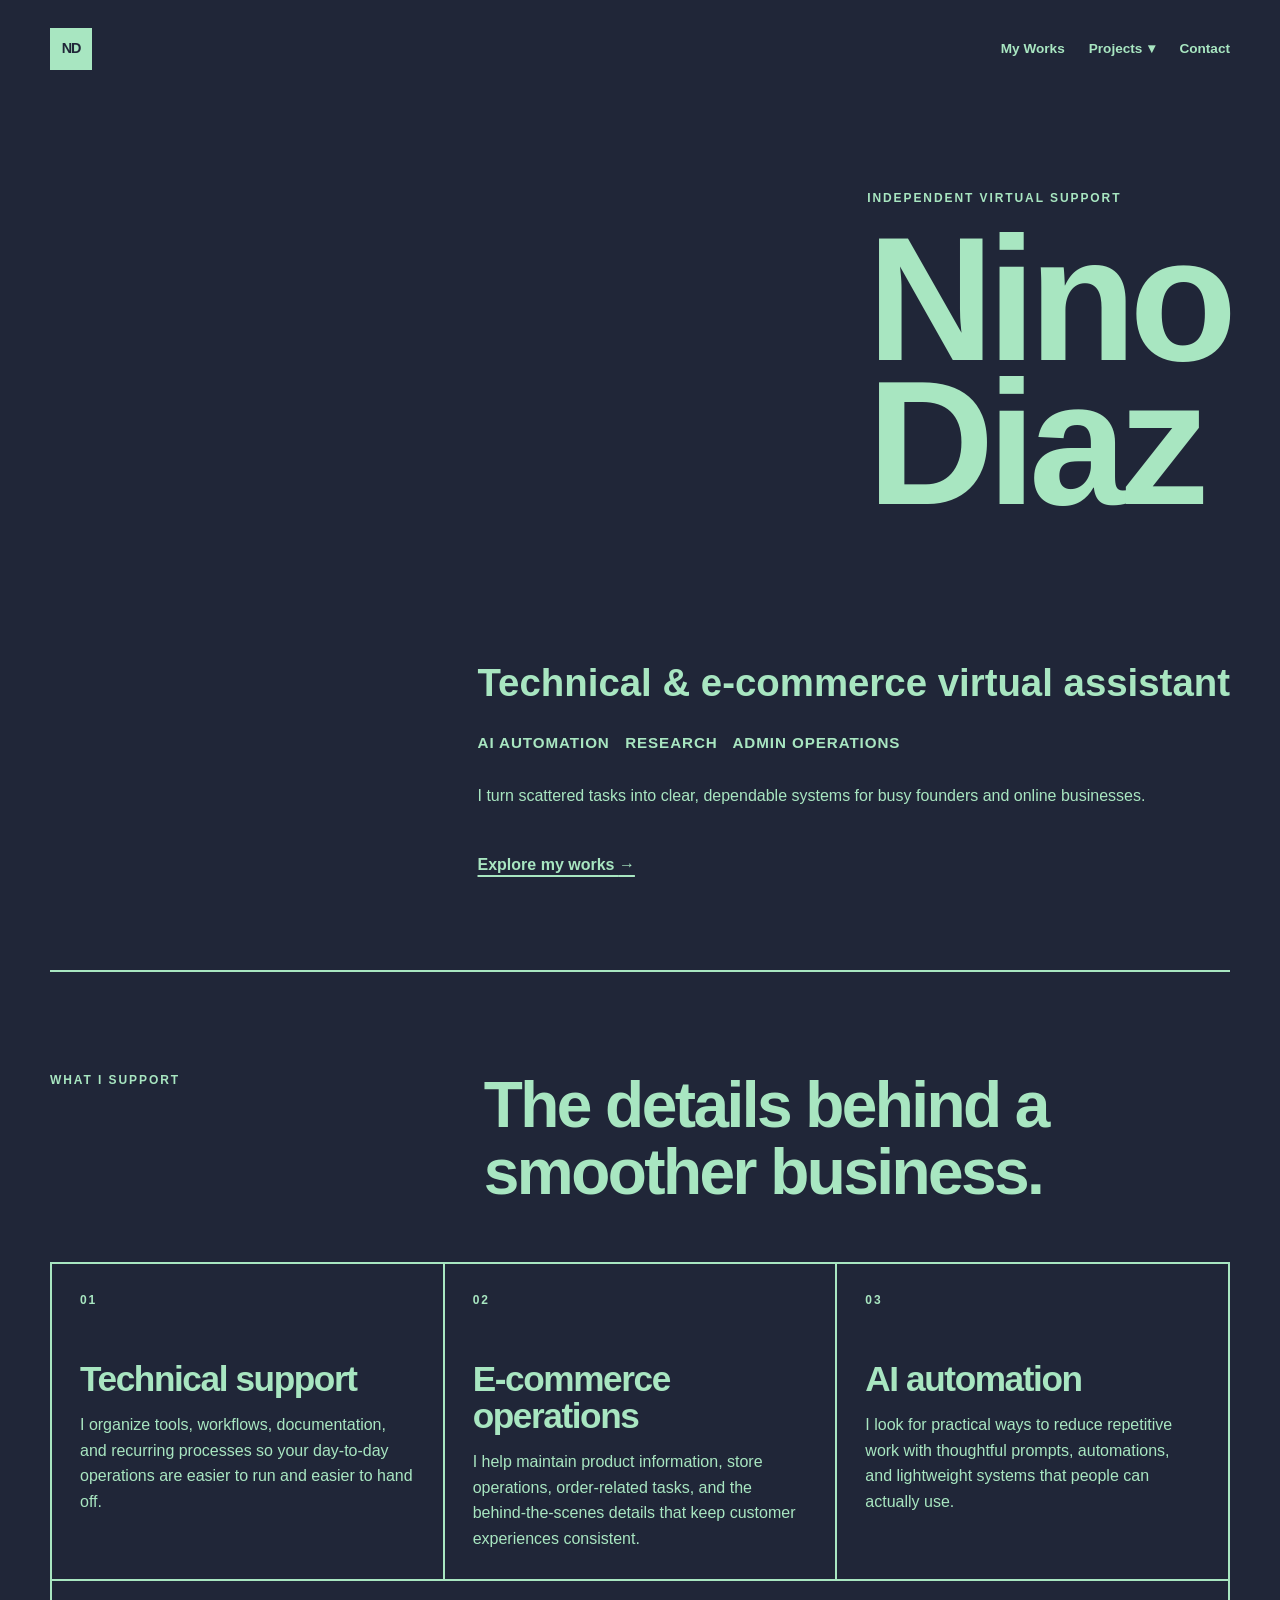
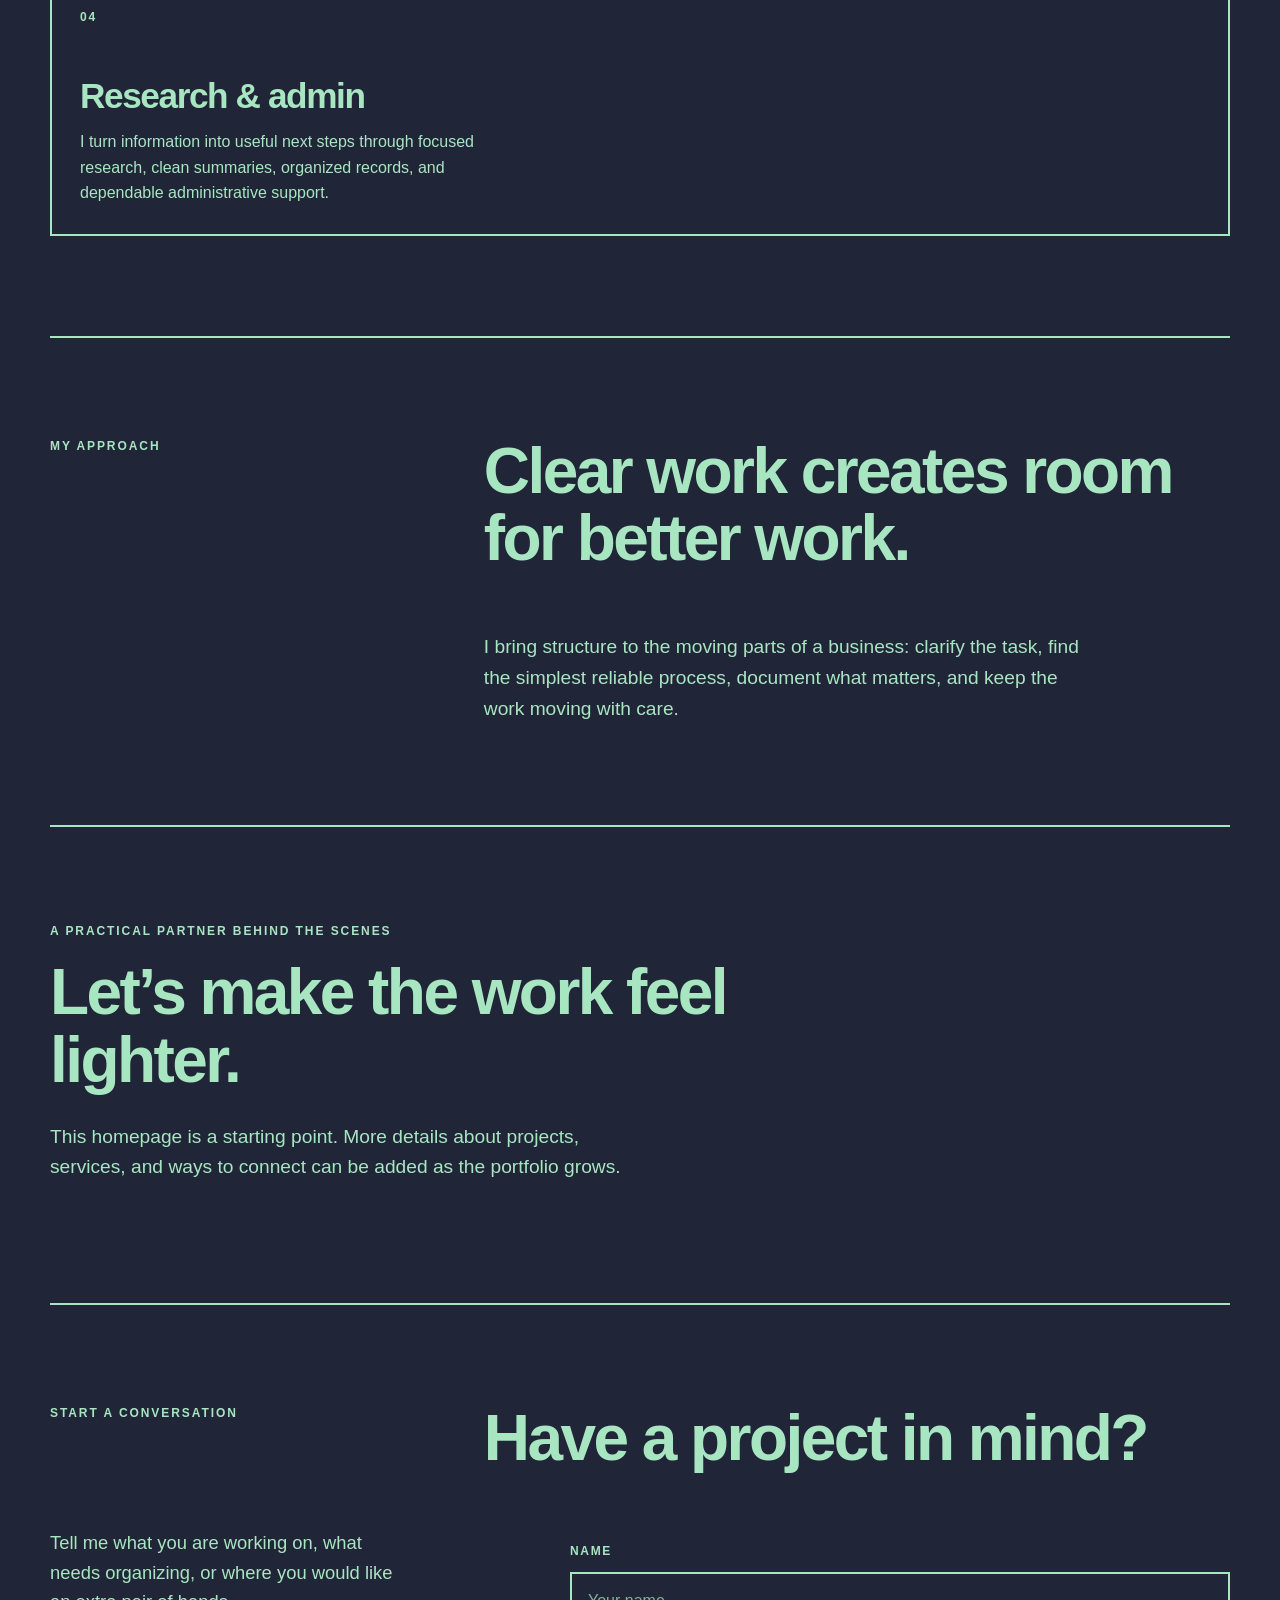
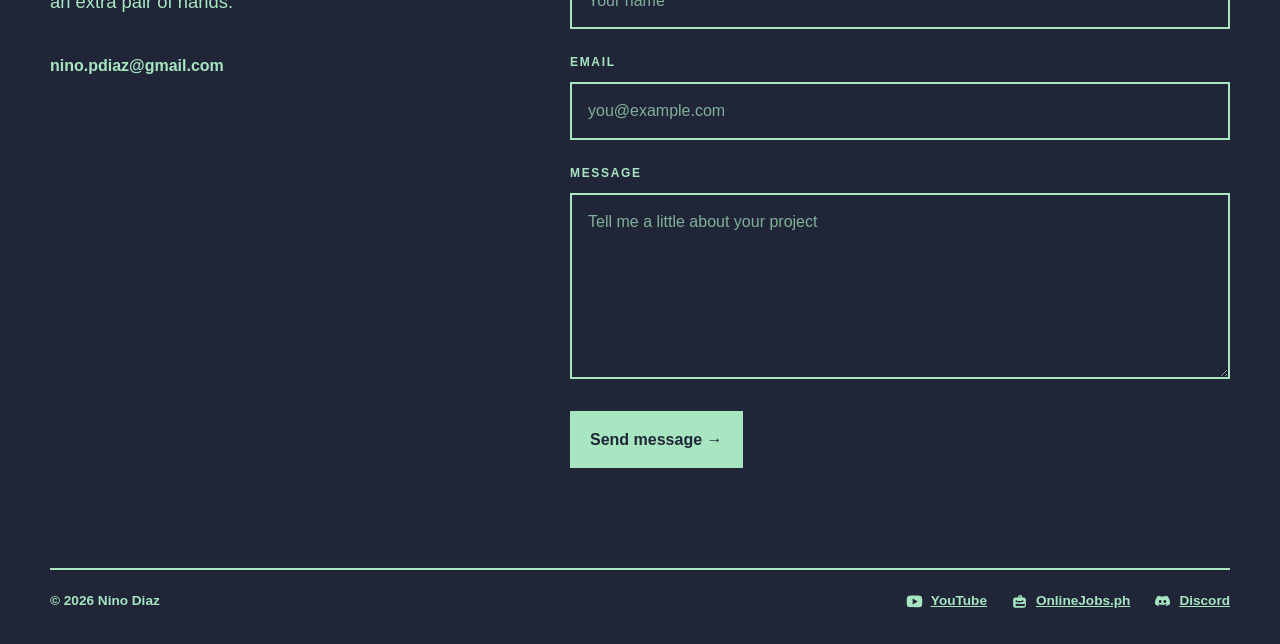
<file: index.html>
<!doctype html>
<html lang="en">
  <head>
    <meta charset="UTF-8" />
    <meta name="viewport" content="width=device-width, initial-scale=1.0" />
    <meta
      name="description"
      content="Nino Diaz — Technical and E-commerce Virtual Assistant specializing in AI automation, research, and admin operations."
    />
    <title>Nino Diaz | Technical &amp; E-commerce Virtual Assistant</title>
    <link rel="stylesheet" href="styles.css" />
    <script src="nav.js" defer></script>
  </head>
  <body>
    <main>
      <section class="hero hero-home" aria-labelledby="intro-title">
        <header class="site-header">
          <a class="brand-mark" href="index.html" aria-label="Nino Diaz home">ND</a>
          <nav aria-label="Main navigation">
            <a href="works.html">My Works</a>
            <div class="nav-dropdown">
              <button class="nav-dropdown-toggle" type="button" aria-expanded="false" aria-haspopup="true">Projects <span aria-hidden="true">▾</span></button>
              <ul class="nav-submenu">
                <li><a href="project.html">AcoustiPads</a></li>
                <li><a href="landing.html">Digital Product Template</a></li>
              </ul>
            </div>
            <a href="#contact">Contact</a>
          </nav>
        </header>

        <div class="hero-grid">
          <div class="hero-identity">
            <p class="eyebrow">Independent virtual support</p>
            <h1 id="intro-title">Nino<br />Diaz</h1>
          </div>
          <div class="hero-introduction">
            <p class="hero-title">Technical &amp; e-commerce virtual assistant</p>
            <p class="hero-title hero-specialties">AI Automation&nbsp;&nbsp; Research&nbsp;&nbsp; Admin Operations</p>
            <p class="hero-copy">I turn scattered tasks into clear, dependable systems for busy founders and online businesses.</p>
            <a class="text-link" href="works.html">Explore my works <span aria-hidden="true">→</span></a>
          </div>
        </div>
      </section>

      <section class="section" aria-labelledby="support-title">
        <div class="section-heading">
          <p class="eyebrow">What I support</p>
          <h2 id="support-title">The details behind a smoother business.</h2>
        </div>
        <div class="service-grid">
          <article class="service-card">
            <p class="service-number">01</p>
            <h3>Technical support</h3>
            <p>
              I organize tools, workflows, documentation, and recurring processes so your
              day-to-day operations are easier to run and easier to hand off.
            </p>
          </article>
          <article class="service-card">
            <p class="service-number">02</p>
            <h3>E-commerce operations</h3>
            <p>
              I help maintain product information, store operations, order-related tasks,
              and the behind-the-scenes details that keep customer experiences consistent.
            </p>
          </article>
          <article class="service-card">
            <p class="service-number">03</p>
            <h3>AI automation</h3>
            <p>
              I look for practical ways to reduce repetitive work with thoughtful prompts,
              automations, and lightweight systems that people can actually use.
            </p>
          </article>
          <article class="service-card">
            <p class="service-number">04</p>
            <h3>Research &amp; admin</h3>
            <p>
              I turn information into useful next steps through focused research, clean
              summaries, organized records, and dependable administrative support.
            </p>
          </article>
        </div>
      </section>

      <section class="section statement" aria-labelledby="approach-title">
        <p class="eyebrow">My approach</p>
        <h2 id="approach-title">Clear work creates room for better work.</h2>
        <p>
          I bring structure to the moving parts of a business: clarify the task, find the
          simplest reliable process, document what matters, and keep the work moving with
          care.
        </p>
      </section>

      <section class="closing" aria-labelledby="fit-title">
        <p class="eyebrow">A practical partner behind the scenes</p>
        <h2 id="fit-title">Let’s make the work feel lighter.</h2>
        <p>
          This homepage is a starting point. More details about projects, services, and ways
          to connect can be added as the portfolio grows.
        </p>
      </section>

      <section class="section contact-section" id="contact" aria-labelledby="contact-title">
        <div class="section-heading">
          <p class="eyebrow">Start a conversation</p>
          <h2 id="contact-title">Have a project in mind?</h2>
        </div>
        <div class="contact-grid">
          <div>
            <p class="contact-copy">
              Tell me what you are working on, what needs organizing, or where you would
              like an extra pair of hands.
            </p>
            <p class="contact-email">nino.pdiaz@gmail.com</p>
          </div>
          <form class="contact-form" action="https://formsubmit.co/nino.pdiaz@gmail.com" method="POST">
            <input type="hidden" name="_subject" value="New portfolio inquiry for Nino Diaz" />
            <input type="hidden" name="_next" value="https://yuukivr.github.io/my-portfolio/" />
            <input type="hidden" name="_captcha" value="false" />
            <input type="text" name="_gotcha" tabindex="-1" autocomplete="off" aria-hidden="true" class="honeypot" />

            <label for="name">Name</label>
            <input id="name" name="name" type="text" autocomplete="name" placeholder="Your name" required />

            <label for="email">Email</label>
            <input id="email" name="email" type="email" autocomplete="email" placeholder="you@example.com" required />

            <label for="message">Message</label>
            <textarea id="message" name="message" rows="6" placeholder="Tell me a little about your project" required></textarea>

            <button type="submit">Send message <span aria-hidden="true">→</span></button>
          </form>
        </div>
      </section>
    </main>
    <footer>
      <p>© 2026 Nino Diaz</p>
      <div class="footer-links" aria-label="Social and professional links">
        <a href="https://www.youtube.com/@oninjutsutv2686" target="_blank" rel="noreferrer"><svg class="footer-icon" viewBox="0 0 24 24" aria-hidden="true"><path d="M22.5 6.2a2.9 2.9 0 0 0-2-2C18.7 3.7 12 3.7 12 3.7s-6.7 0-8.5.5a2.9 2.9 0 0 0-2 2C1 8 1 12 1 12s0 4 .5 5.8a2.9 2.9 0 0 0 2 2c1.8.5 8.5.5 8.5.5s6.7 0 8.5-.5a2.9 2.9 0 0 0 2-2c.5-1.8.5-5.8.5-5.8s0-4-.5-5.8ZM9.4 16.2V7.8l7.2 4.2-7.2 4.2Z" /></svg>YouTube</a>
        <a href="https://www.onlinejobs.ph/jobseekers/info/972240" target="_blank" rel="noreferrer"><svg class="footer-icon" viewBox="0 0 24 24" aria-hidden="true"><path d="M8.2 6.2h2V5a2 2 0 0 1 2-2h1.6a2 2 0 0 1 2 2v1.2h2A3.2 3.2 0 0 1 21 9.4v8.2a3.2 3.2 0 0 1-3.2 3.2H6.2A3.2 3.2 0 0 1 3 17.6V9.4a3.2 3.2 0 0 1 3.2-3.2Zm4-1.2v1.2h1.6V5h-1.6Zm-5.6 5.2v2.2c3.3 1.2 7.5 1.2 10.8 0v-2.2h-2v1.1H8.6v-1.1h-2Zm0 4.5v2.9c0 .5.4.9.9.9h11c.5 0 .9-.4.9-.9v-2.9c-3.8 1.2-9 1.2-12.8 0Z" /></svg>OnlineJobs.ph</a>
        <a href="https://discordapp.com/users/670417993934569493" target="_blank" rel="noreferrer"><svg class="footer-icon" viewBox="0 0 24 24" aria-hidden="true"><path d="M19.5 5.1A16.6 16.6 0 0 0 15.4 4l-.5 1.1a14.4 14.4 0 0 0-5.8 0L8.6 4a16.6 16.6 0 0 0-4.1 1.1C1.9 8.8 1.2 12.4 1.5 16a16.7 16.7 0 0 0 5 2.5l1.2-1.6c-.7-.3-1.3-.7-1.9-1.1l.5-.4c3.7 1.7 7.7 1.7 11.4 0l.5.4c-.6.4-1.2.8-1.9 1.1l1.2 1.6a16.7 16.7 0 0 0 5-2.5c.4-4.2-.7-7.8-3-10.9ZM8.7 14.2c-1.1 0-2-1-2-2.2s.9-2.2 2-2.2 2 1 2 2.2-.9 2.2-2 2.2Zm6.6 0c-1.1 0-2-1-2-2.2s.9-2.2 2-2.2 2 1 2 2.2-.9 2.2-2 2.2Z" /></svg>Discord</a>
      </div>
    </footer>
  </body>
</html>
</file>
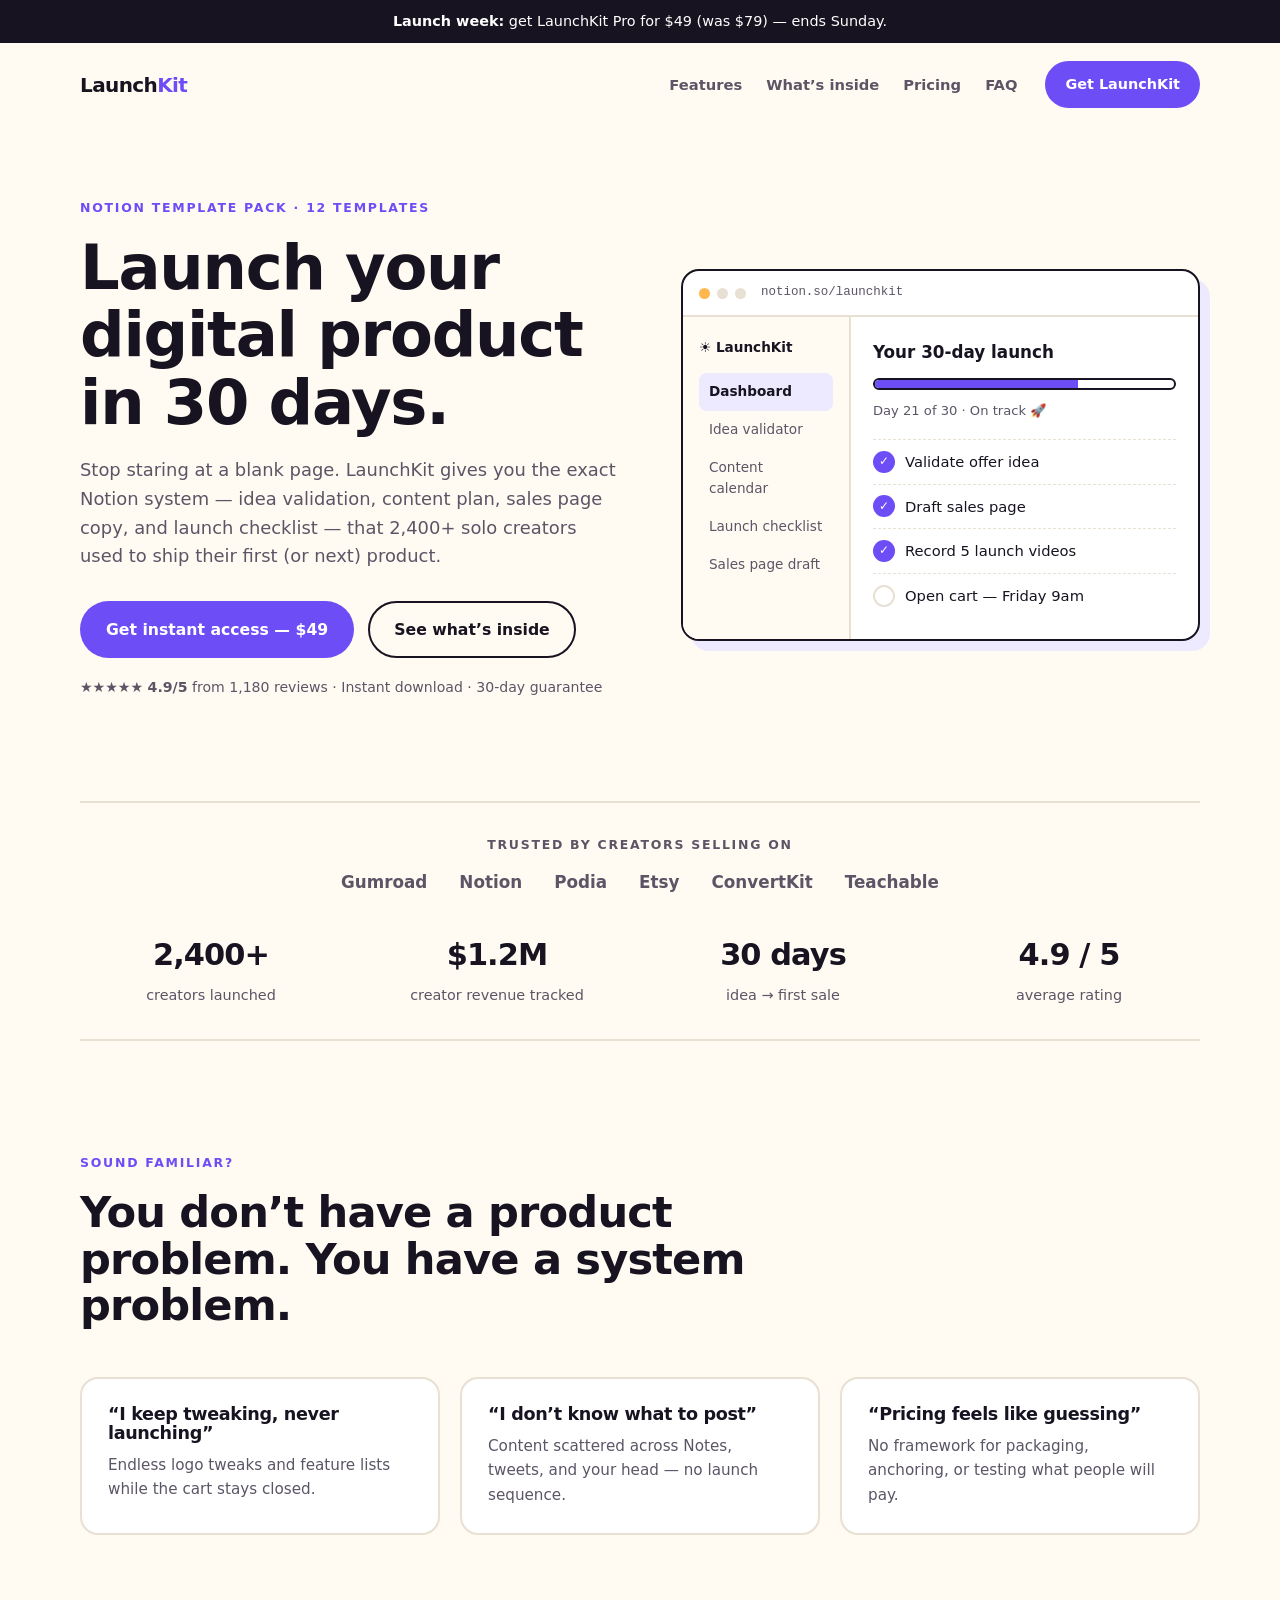
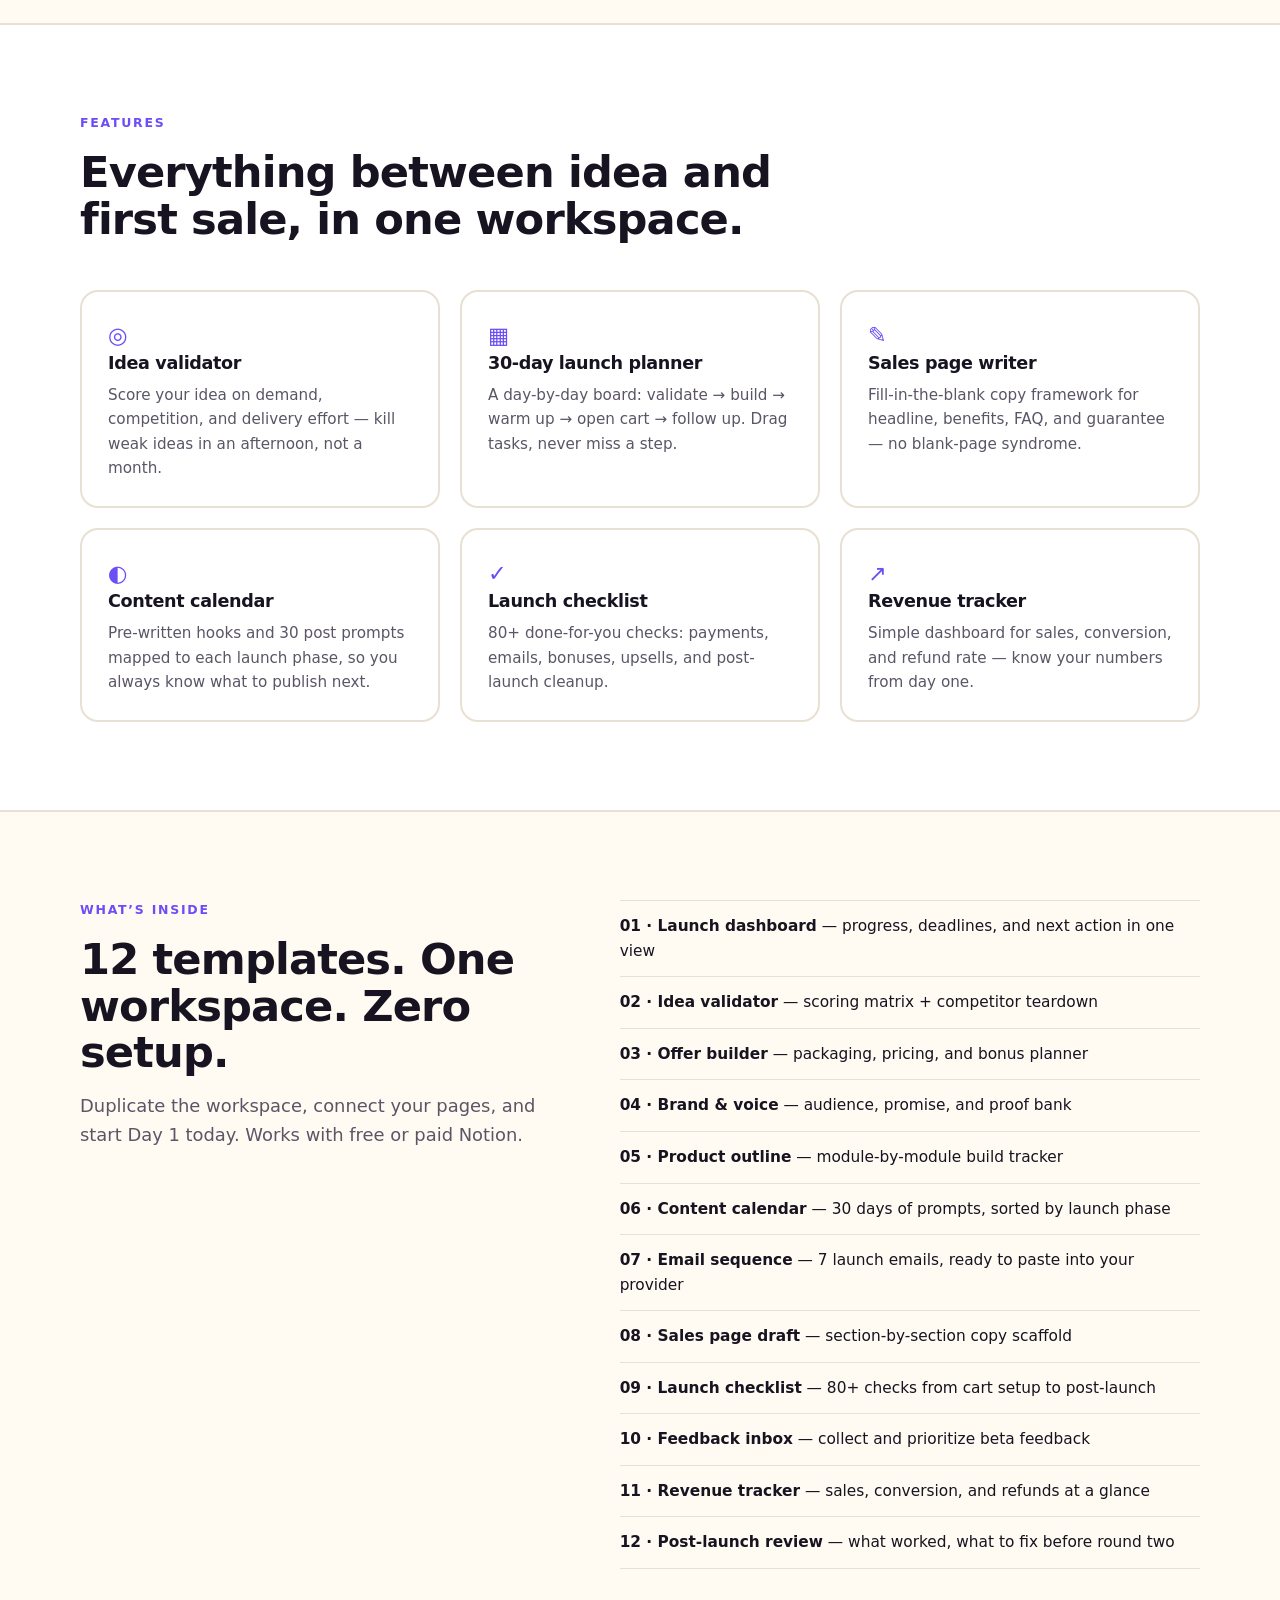
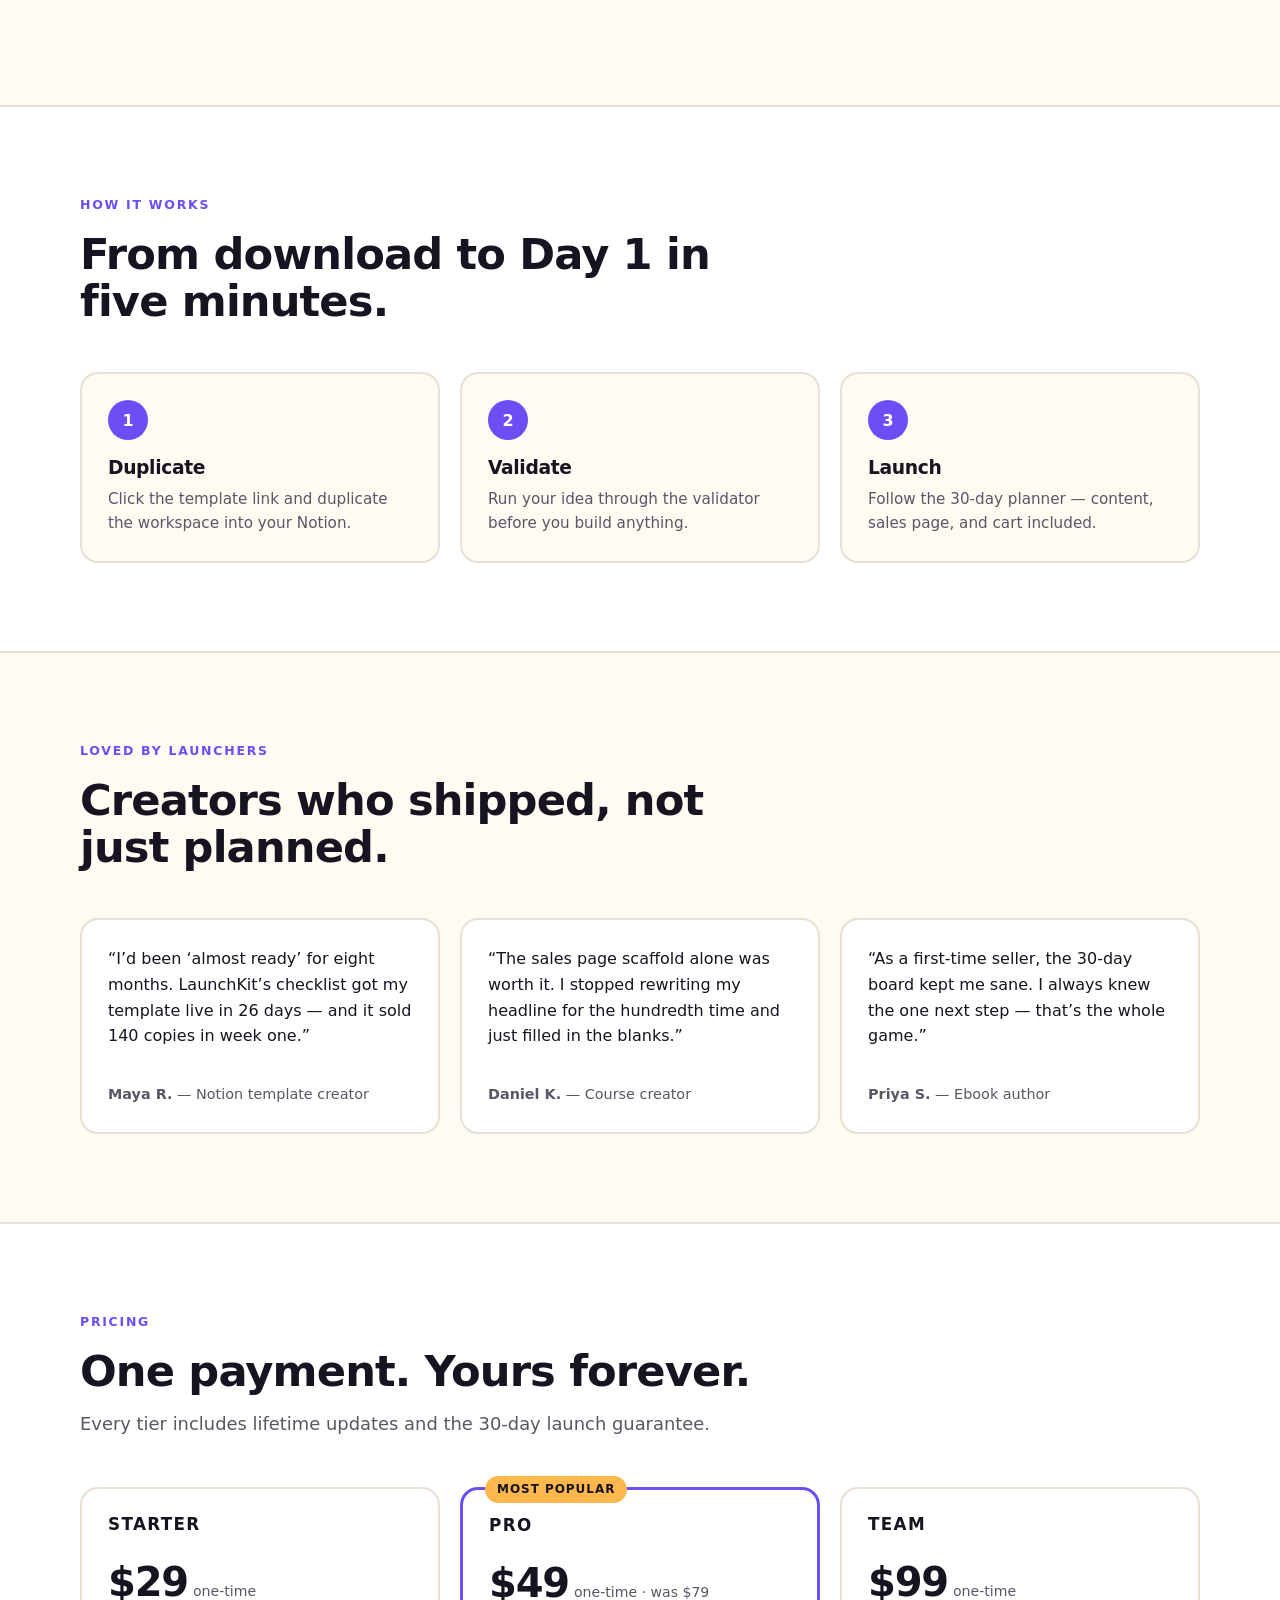
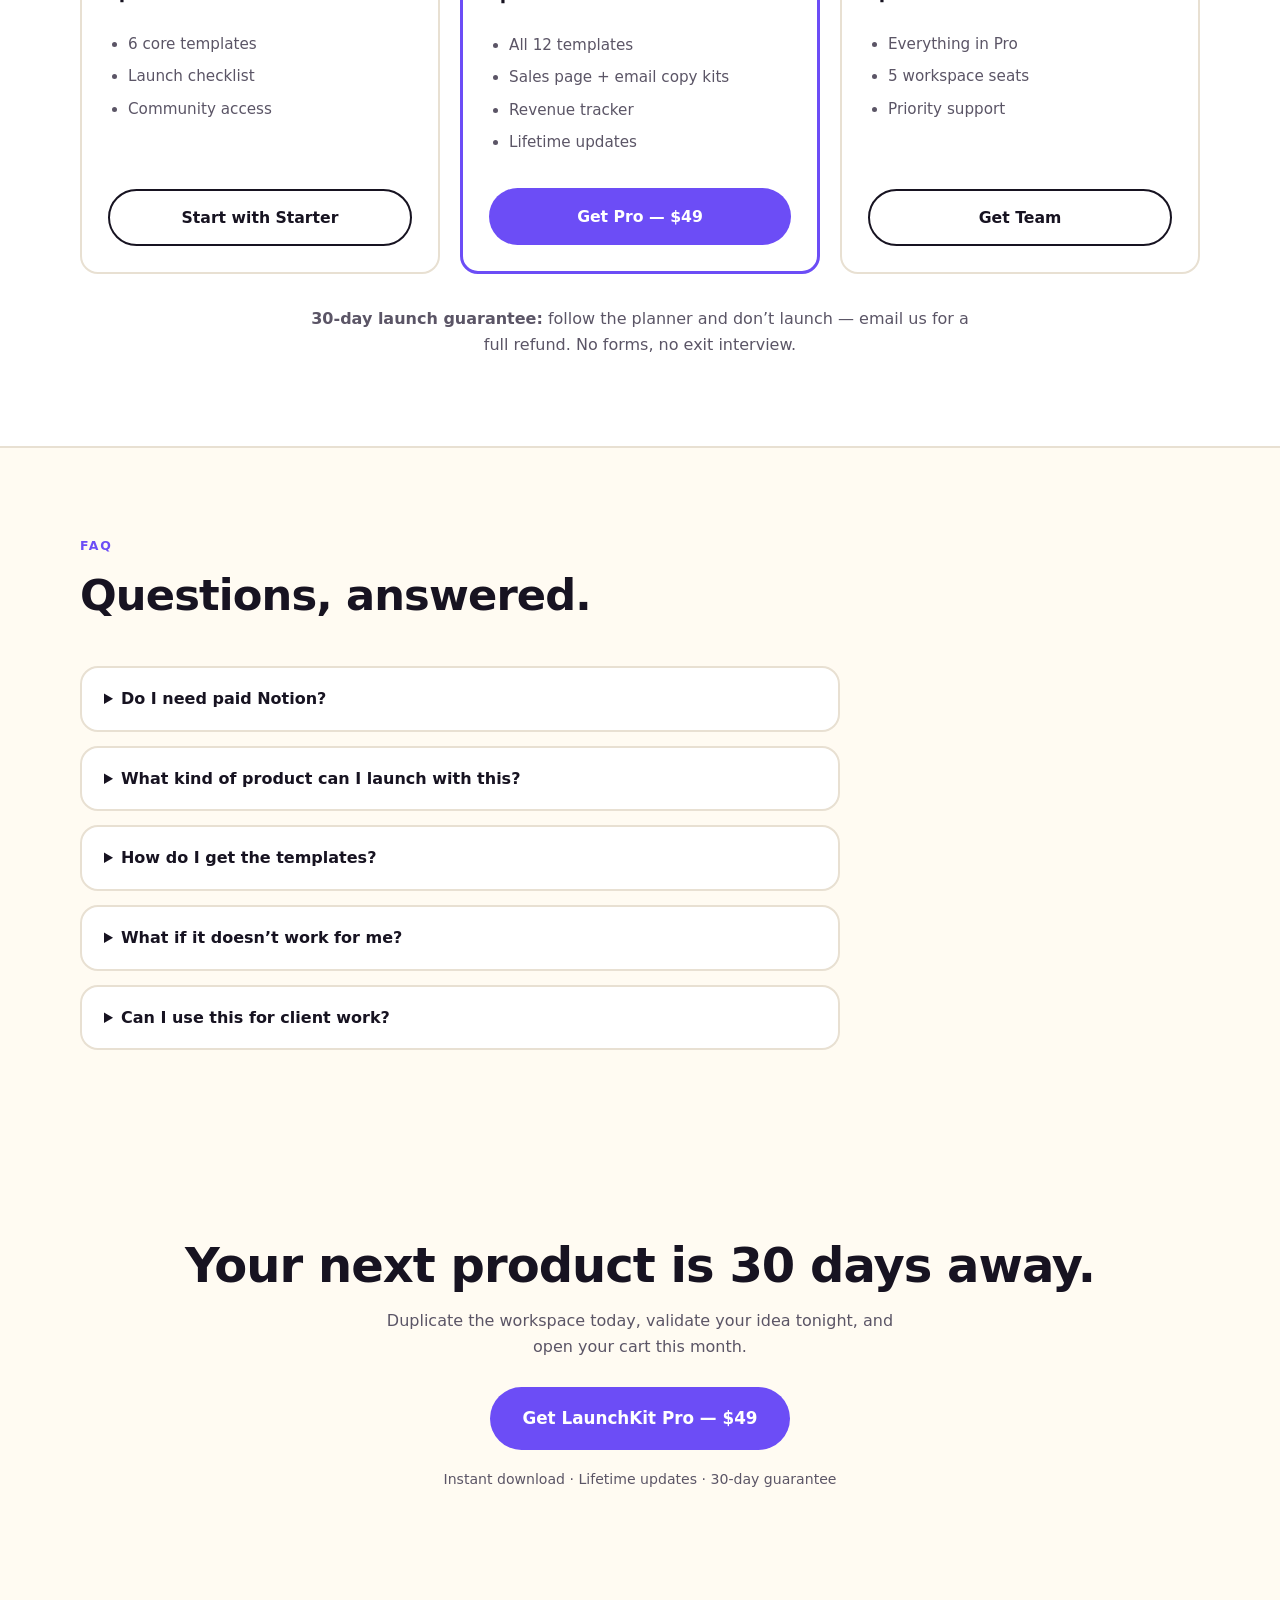
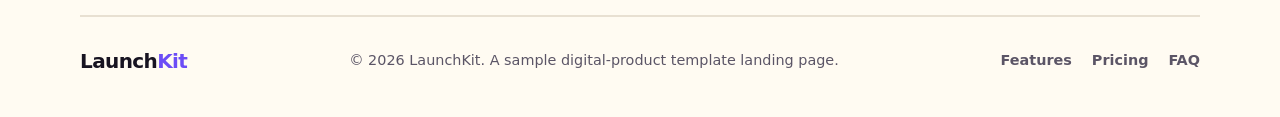
<file: landing.html>
<!doctype html>
<html lang="en">
  <head>
    <meta charset="UTF-8" />
    <meta name="viewport" content="width=device-width, initial-scale=1.0" />
    <meta
      name="description"
      content="LaunchKit — the Notion template pack that turns a digital product idea into a launched product in 30 days."
    />
    <title>LaunchKit — Launch your digital product in 30 days</title>
    <link rel="stylesheet" href="landing.css" />
  </head>
  <body>
    <a class="skip" href="#main">Skip to content</a>

    <div class="announce">
      <p><strong>Launch week:</strong> get LaunchKit Pro for $49 <span aria-hidden="true">(was $79)</span> — ends Sunday.</p>
    </div>

    <header class="site-header">
      <a class="logo" href="landing.html">Launch<span>Kit</span></a>
      <nav aria-label="Landing page navigation">
        <a href="#features">Features</a>
        <a href="#inside">What&rsquo;s inside</a>
        <a href="#pricing">Pricing</a>
        <a href="#faq">FAQ</a>
      </nav>
      <a class="btn btn-primary btn-sm" href="#pricing">Get LaunchKit</a>
    </header>

    <main id="main">
      <!-- ===== Hero ===== -->
      <section class="hero" aria-labelledby="hero-title">
        <div class="hero-copy">
          <p class="eyebrow">Notion template pack · 12 templates</p>
          <h1 id="hero-title">Launch your digital product in 30 days.</h1>
          <p class="lede">
            Stop staring at a blank page. LaunchKit gives you the exact
            Notion system — idea validation, content plan, sales page copy,
            and launch checklist — that 2,400+ solo creators used to ship
            their first (or next) product.
          </p>
          <div class="hero-actions">
            <a class="btn btn-primary" href="#pricing">Get instant access — $49</a>
            <a class="btn btn-ghost" href="#inside">See what&rsquo;s inside</a>
          </div>
          <p class="hero-note">★★★★★ <strong>4.9/5</strong> from 1,180 reviews · Instant download · 30-day guarantee</p>
        </div>

        <div class="mock" aria-label="Preview of the LaunchKit Notion dashboard" role="img">
          <div class="mock-bar"><span></span><span></span><span></span><code>notion.so/launchkit</code></div>
          <div class="mock-body">
            <div class="mock-side">
              <p>☀ LaunchKit</p>
              <ul>
                <li class="active">Dashboard</li>
                <li>Idea validator</li>
                <li>Content calendar</li>
                <li>Launch checklist</li>
                <li>Sales page draft</li>
              </ul>
            </div>
            <div class="mock-main">
              <p class="mock-title">Your 30-day launch</p>
              <div class="mock-progress"><span style="width: 68%"></span></div>
              <p class="mock-sub">Day 21 of 30 · On track 🚀</p>
              <ul class="mock-tasks">
                <li><span class="done">✓</span> Validate offer idea</li>
                <li><span class="done">✓</span> Draft sales page</li>
                <li><span class="done">✓</span> Record 5 launch videos</li>
                <li><span class="todo"></span> Open cart — Friday 9am</li>
              </ul>
            </div>
          </div>
        </div>
      </section>

      <!-- ===== Logos / stats ===== -->
      <section class="proof" aria-label="Social proof">
        <p class="proof-label">Trusted by creators selling on</p>
        <ul class="proof-list">
          <li>Gumroad</li><li>Notion</li><li>Podia</li><li>Etsy</li><li>ConvertKit</li><li>Teachable</li>
        </ul>
        <dl class="stats">
          <div><dt>2,400+</dt><dd>creators launched</dd></div>
          <div><dt>$1.2M</dt><dd>creator revenue tracked</dd></div>
          <div><dt>30 days</dt><dd>idea → first sale</dd></div>
          <div><dt>4.9 / 5</dt><dd>average rating</dd></div>
        </dl>
      </section>

      <!-- ===== Problem ===== -->
      <section class="section" aria-labelledby="problem-title">
        <div class="section-head">
          <p class="eyebrow">Sound familiar?</p>
          <h2 id="problem-title">You don&rsquo;t have a product problem. You have a system problem.</h2>
        </div>
        <div class="pain-grid">
          <article><h3>“I keep tweaking, never launching”</h3><p>Endless logo tweaks and feature lists while the cart stays closed.</p></article>
          <article><h3>“I don&rsquo;t know what to post”</h3><p>Content scattered across Notes, tweets, and your head — no launch sequence.</p></article>
          <article><h3>“Pricing feels like guessing”</h3><p>No framework for packaging, anchoring, or testing what people will pay.</p></article>
        </div>
      </section>

      <!-- ===== Features ===== -->
      <section class="section alt" id="features" aria-labelledby="features-title">
        <div class="section-head">
          <p class="eyebrow">Features</p>
          <h2 id="features-title">Everything between idea and first sale, in one workspace.</h2>
        </div>
        <div class="feature-grid">
          <article><span aria-hidden="true">◎</span><h3>Idea validator</h3><p>Score your idea on demand, competition, and delivery effort — kill weak ideas in an afternoon, not a month.</p></article>
          <article><span aria-hidden="true">▦</span><h3>30-day launch planner</h3><p>A day-by-day board: validate → build → warm up → open cart → follow up. Drag tasks, never miss a step.</p></article>
          <article><span aria-hidden="true">✎</span><h3>Sales page writer</h3><p>Fill-in-the-blank copy framework for headline, benefits, FAQ, and guarantee — no blank-page syndrome.</p></article>
          <article><span aria-hidden="true">◐</span><h3>Content calendar</h3><p>Pre-written hooks and 30 post prompts mapped to each launch phase, so you always know what to publish next.</p></article>
          <article><span aria-hidden="true">✓</span><h3>Launch checklist</h3><p>80+ done-for-you checks: payments, emails, bonuses, upsells, and post-launch cleanup.</p></article>
          <article><span aria-hidden="true">↗</span><h3>Revenue tracker</h3><p>Simple dashboard for sales, conversion, and refund rate — know your numbers from day one.</p></article>
        </div>
      </section>

      <!-- ===== What's inside ===== -->
      <section class="section" id="inside" aria-labelledby="inside-title">
        <div class="section-head split">
          <div>
            <p class="eyebrow">What&rsquo;s inside</p>
            <h2 id="inside-title">12 templates. One workspace. Zero setup.</h2>
            <p class="lede">Duplicate the workspace, connect your pages, and start Day 1 today. Works with free or paid Notion.</p>
          </div>
          <ul class="inside-list">
            <li><strong>01 · Launch dashboard</strong> — progress, deadlines, and next action in one view</li>
            <li><strong>02 · Idea validator</strong> — scoring matrix + competitor teardown</li>
            <li><strong>03 · Offer builder</strong> — packaging, pricing, and bonus planner</li>
            <li><strong>04 · Brand &amp; voice</strong> — audience, promise, and proof bank</li>
            <li><strong>05 · Product outline</strong> — module-by-module build tracker</li>
            <li><strong>06 · Content calendar</strong> — 30 days of prompts, sorted by launch phase</li>
            <li><strong>07 · Email sequence</strong> — 7 launch emails, ready to paste into your provider</li>
            <li><strong>08 · Sales page draft</strong> — section-by-section copy scaffold</li>
            <li><strong>09 · Launch checklist</strong> — 80+ checks from cart setup to post-launch</li>
            <li><strong>10 · Feedback inbox</strong> — collect and prioritize beta feedback</li>
            <li><strong>11 · Revenue tracker</strong> — sales, conversion, and refunds at a glance</li>
            <li><strong>12 · Post-launch review</strong> — what worked, what to fix before round two</li>
          </ul>
        </div>
      </section>

      <!-- ===== How it works ===== -->
      <section class="section alt" aria-labelledby="how-title">
        <div class="section-head">
          <p class="eyebrow">How it works</p>
          <h2 id="how-title">From download to Day 1 in five minutes.</h2>
        </div>
        <ol class="steps">
          <li><span>1</span><h3>Duplicate</h3><p>Click the template link and duplicate the workspace into your Notion.</p></li>
          <li><span>2</span><h3>Validate</h3><p>Run your idea through the validator before you build anything.</p></li>
          <li><span>3</span><h3>Launch</h3><p>Follow the 30-day planner — content, sales page, and cart included.</p></li>
        </ol>
      </section>

      <!-- ===== Testimonials ===== -->
      <section class="section" aria-labelledby="love-title">
        <div class="section-head">
          <p class="eyebrow">Loved by launchers</p>
          <h2 id="love-title">Creators who shipped, not just planned.</h2>
        </div>
        <div class="quote-grid">
          <blockquote>
            <p>“I&rsquo;d been &lsquo;almost ready&rsquo; for eight months. LaunchKit&rsquo;s checklist got my template live in 26 days — and it sold 140 copies in week one.”</p>
            <footer><strong>Maya R.</strong> — Notion template creator</footer>
          </blockquote>
          <blockquote>
            <p>“The sales page scaffold alone was worth it. I stopped rewriting my headline for the hundredth time and just filled in the blanks.”</p>
            <footer><strong>Daniel K.</strong> — Course creator</footer>
          </blockquote>
          <blockquote>
            <p>“As a first-time seller, the 30-day board kept me sane. I always knew the one next step — that&rsquo;s the whole game.”</p>
            <footer><strong>Priya S.</strong> — Ebook author</footer>
          </blockquote>
        </div>
      </section>

      <!-- ===== Pricing ===== -->
      <section class="section alt" id="pricing" aria-labelledby="pricing-title">
        <div class="section-head">
          <p class="eyebrow">Pricing</p>
          <h2 id="pricing-title">One payment. Yours forever.</h2>
          <p class="lede">Every tier includes lifetime updates and the 30-day launch guarantee.</p>
        </div>
        <div class="price-grid">
          <article class="price-card">
            <h3>Starter</h3>
            <p class="price"><strong>$29</strong> <span>one-time</span></p>
            <ul>
              <li>6 core templates</li>
              <li>Launch checklist</li>
              <li>Community access</li>
            </ul>
            <a class="btn btn-ghost" href="#faq">Start with Starter</a>
          </article>
          <article class="price-card featured">
            <p class="badge">Most popular</p>
            <h3>Pro</h3>
            <p class="price"><strong>$49</strong> <span>one-time · was $79</span></p>
            <ul>
              <li>All 12 templates</li>
              <li>Sales page + email copy kits</li>
              <li>Revenue tracker</li>
              <li>Lifetime updates</li>
            </ul>
            <a class="btn btn-primary" href="#faq">Get Pro — $49</a>
          </article>
          <article class="price-card">
            <h3>Team</h3>
            <p class="price"><strong>$99</strong> <span>one-time</span></p>
            <ul>
              <li>Everything in Pro</li>
              <li>5 workspace seats</li>
              <li>Priority support</li>
            </ul>
            <a class="btn btn-ghost" href="#faq">Get Team</a>
          </article>
        </div>
        <p class="guarantee"><strong>30-day launch guarantee:</strong> follow the planner and don&rsquo;t launch — email us for a full refund. No forms, no exit interview.</p>
      </section>

      <!-- ===== FAQ ===== -->
      <section class="section" id="faq" aria-labelledby="faq-title">
        <div class="section-head">
          <p class="eyebrow">FAQ</p>
          <h2 id="faq-title">Questions, answered.</h2>
        </div>
        <div class="faq-list">
          <details>
            <summary>Do I need paid Notion?</summary>
            <p>No. Every template works on a free Notion account. Paid plans only add more guests and history.</p>
          </details>
          <details>
            <summary>What kind of product can I launch with this?</summary>
            <p>Ebooks, templates, courses, workshops, and community memberships all fit the same 30-day flow. The validator helps you pick the right format for your idea.</p>
          </details>
          <details>
            <summary>How do I get the templates?</summary>
            <p>Instantly. Checkout delivers a duplicate link plus a PDF quick-start guide. Most people are set up within five minutes.</p>
          </details>
          <details>
            <summary>What if it doesn&rsquo;t work for me?</summary>
            <p>Every purchase is covered by the 30-day launch guarantee — if you follow the planner and don&rsquo;t launch, you get a full refund.</p>
          </details>
          <details>
            <summary>Can I use this for client work?</summary>
            <p>Yes — the Team tier includes 5 seats and a client-use license. Starter and Pro are for your own products.</p>
          </details>
        </div>
      </section>

      <!-- ===== Final CTA ===== -->
      <section class="final" aria-labelledby="final-title">
        <h2 id="final-title">Your next product is 30 days away.</h2>
        <p>Duplicate the workspace today, validate your idea tonight, and open your cart this month.</p>
        <a class="btn btn-primary btn-lg" href="#pricing">Get LaunchKit Pro — $49</a>
        <p class="hero-note">Instant download · Lifetime updates · 30-day guarantee</p>
      </section>
    </main>

    <footer class="site-footer">
      <a class="logo" href="landing.html">Launch<span>Kit</span></a>
      <p>© 2026 LaunchKit. A sample digital-product template landing page.</p>
      <nav aria-label="Footer navigation">
        <a href="#features">Features</a>
        <a href="#pricing">Pricing</a>
        <a href="#faq">FAQ</a>
      </nav>
    </footer>
  </body>
</html>
</file>
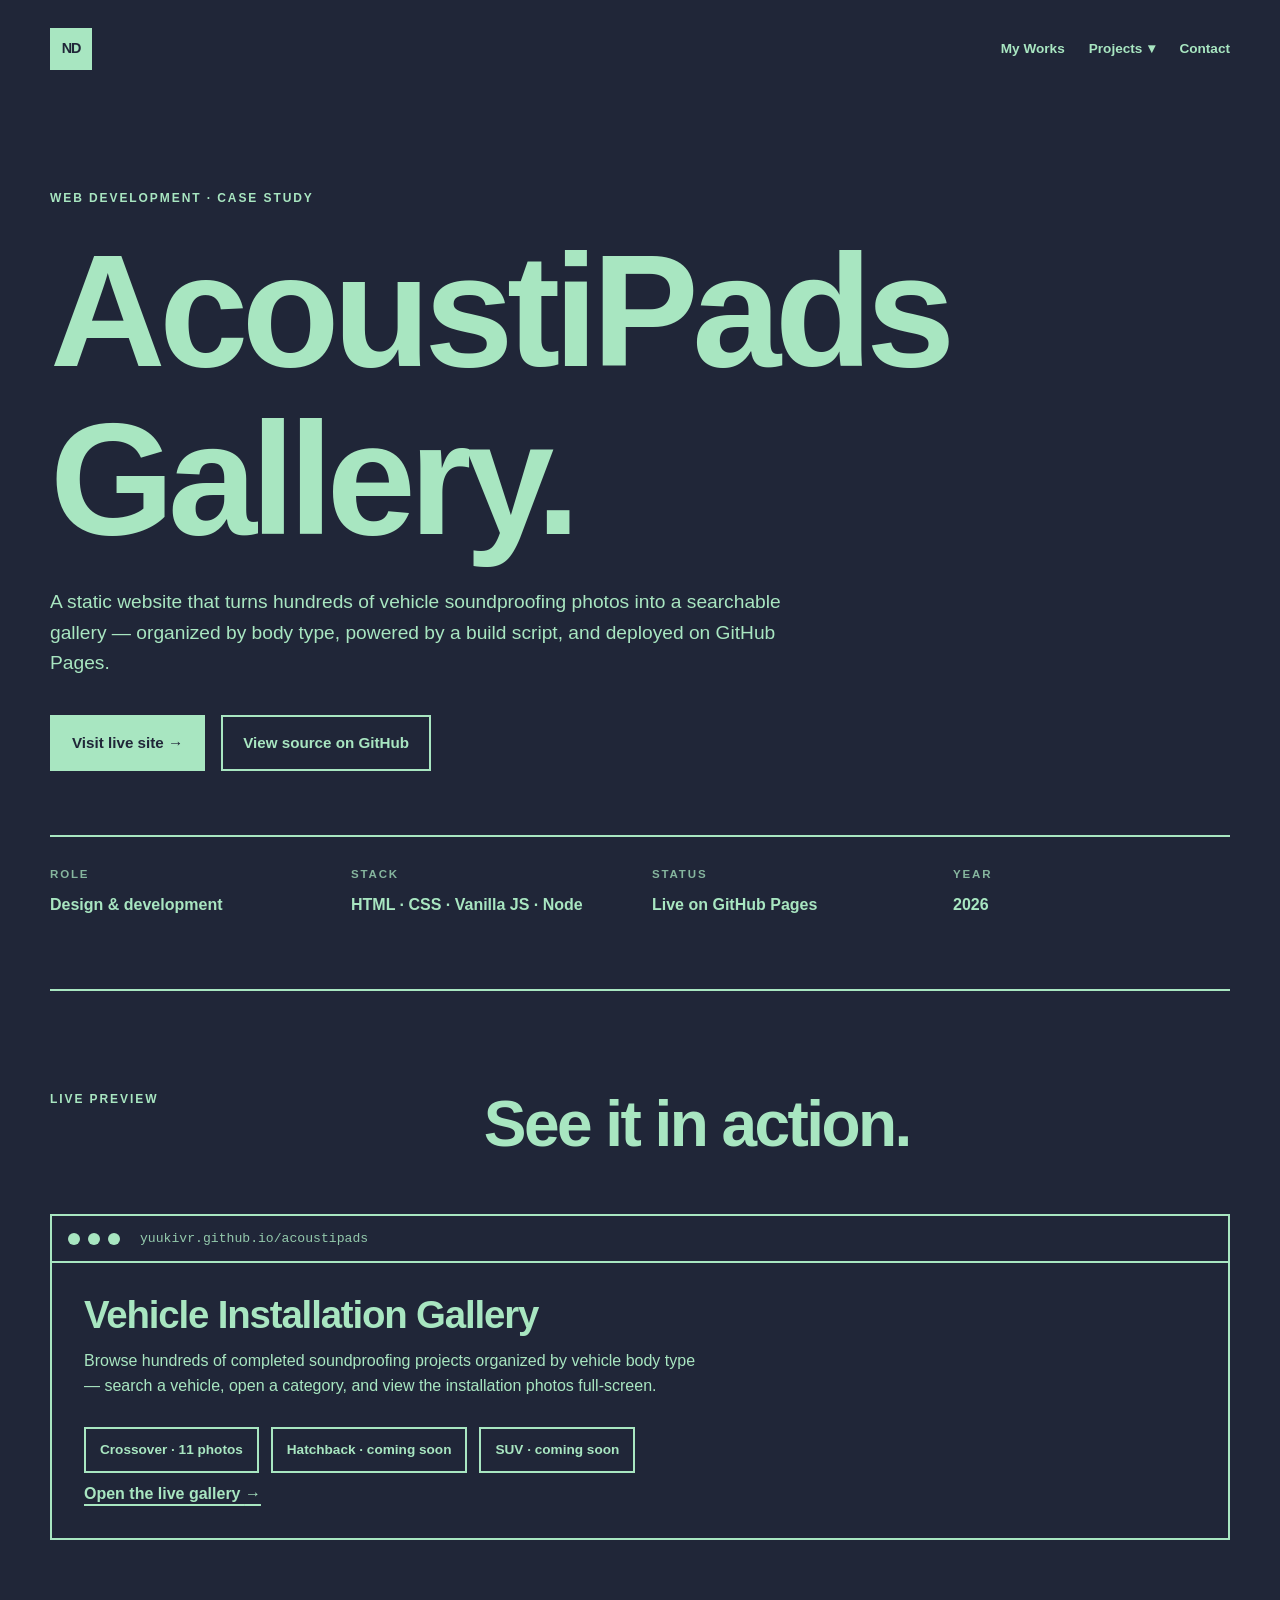
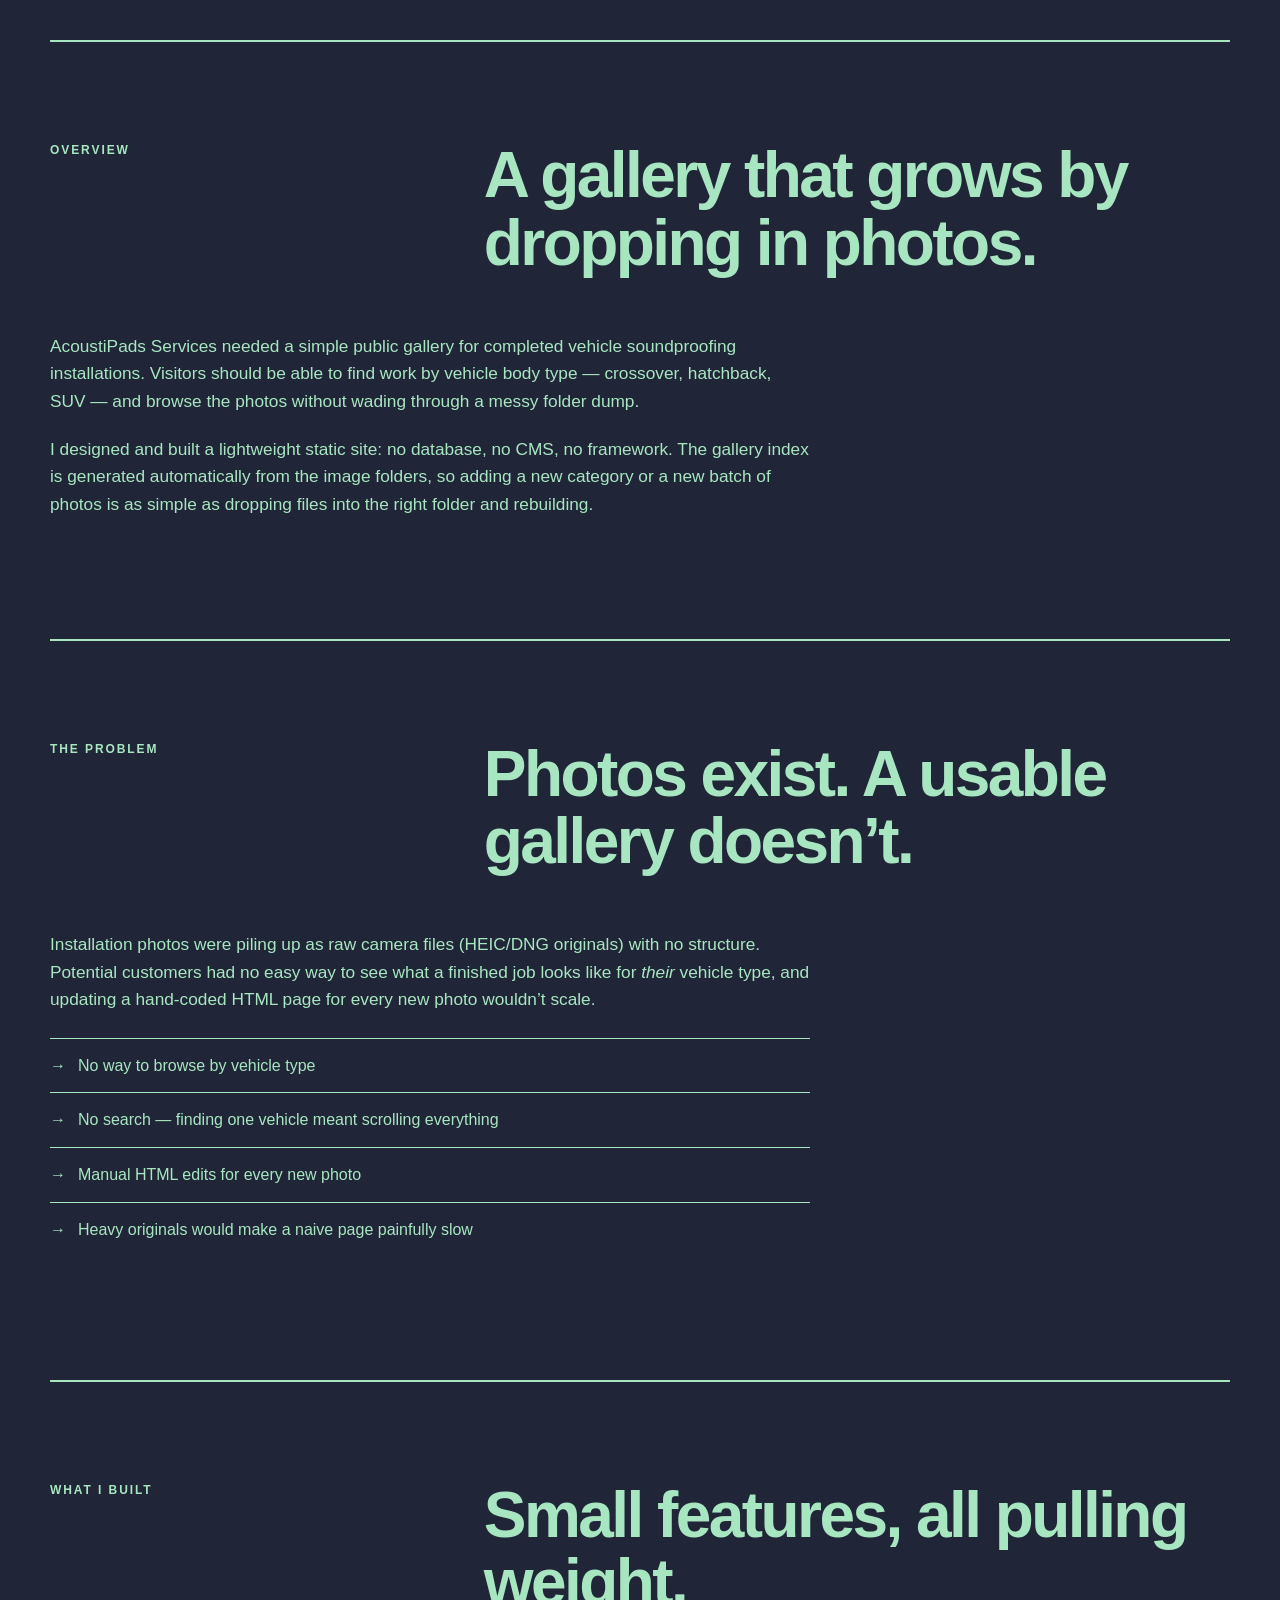
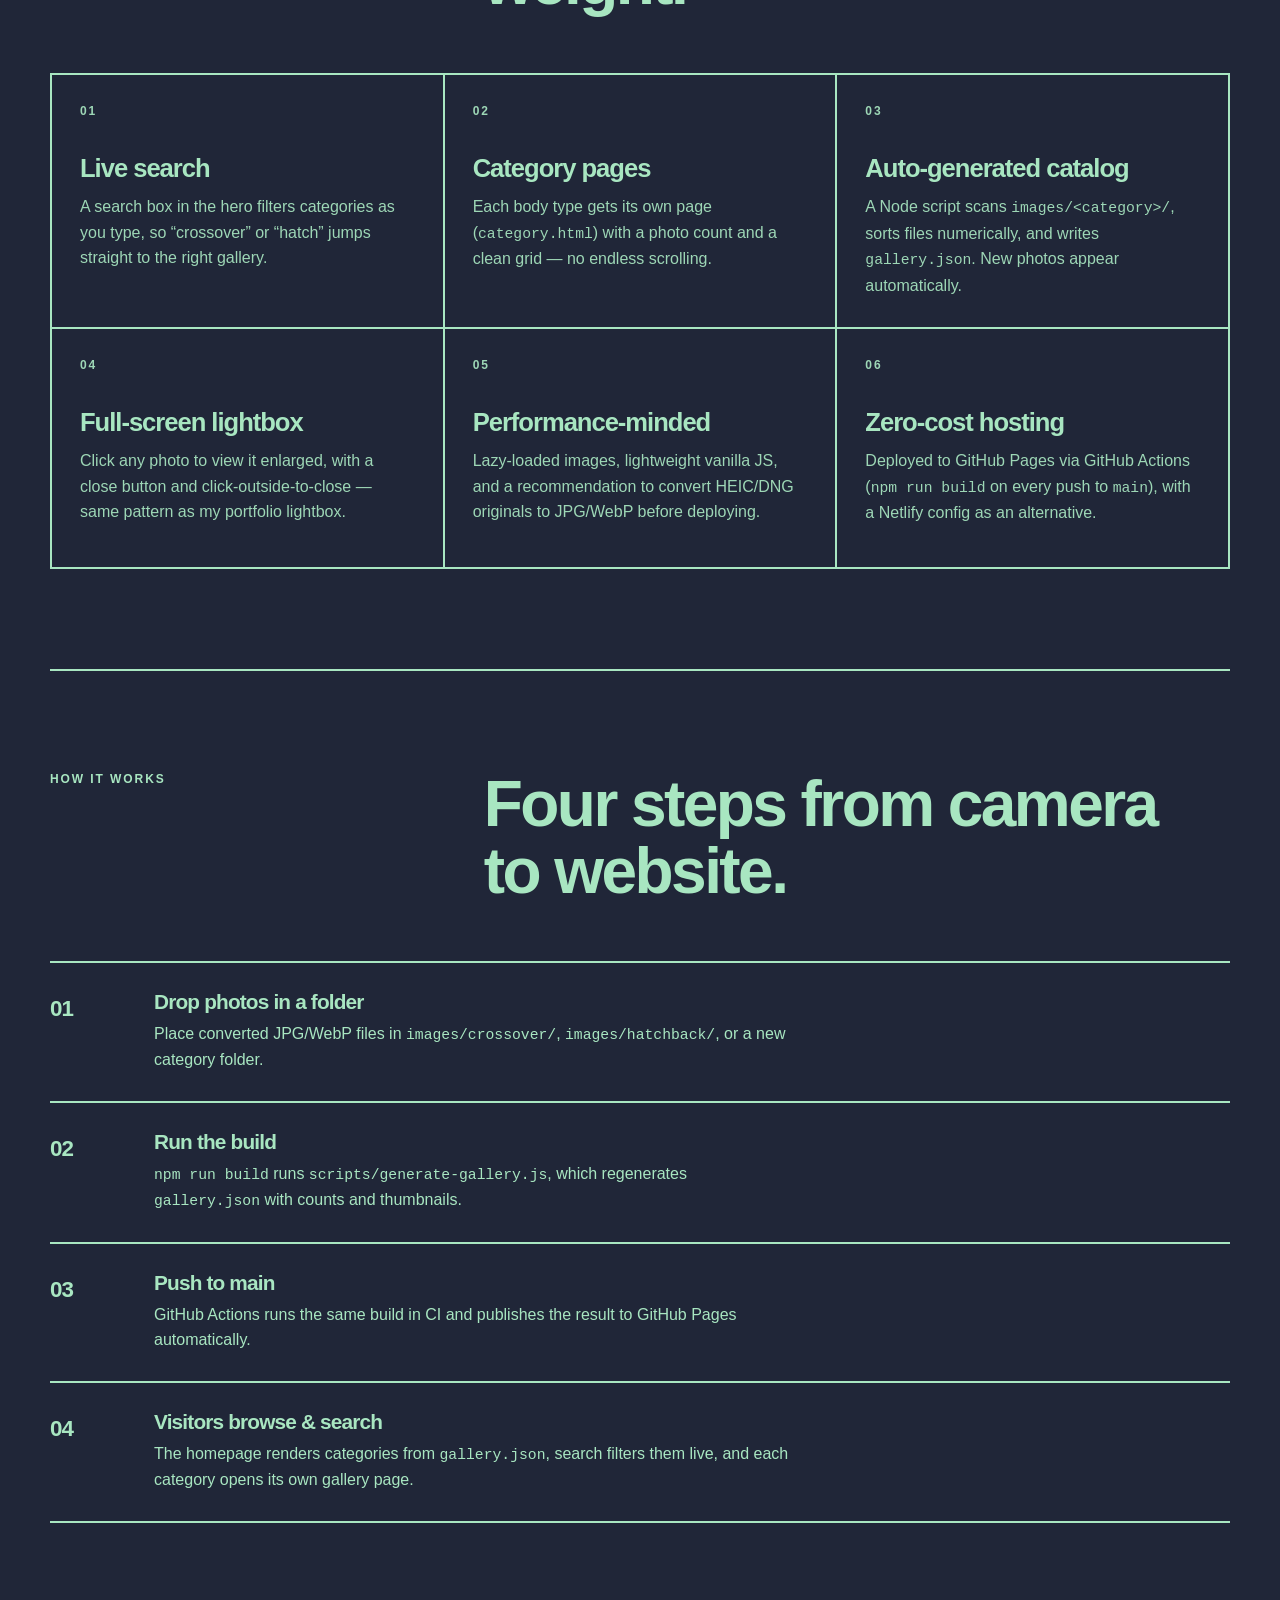
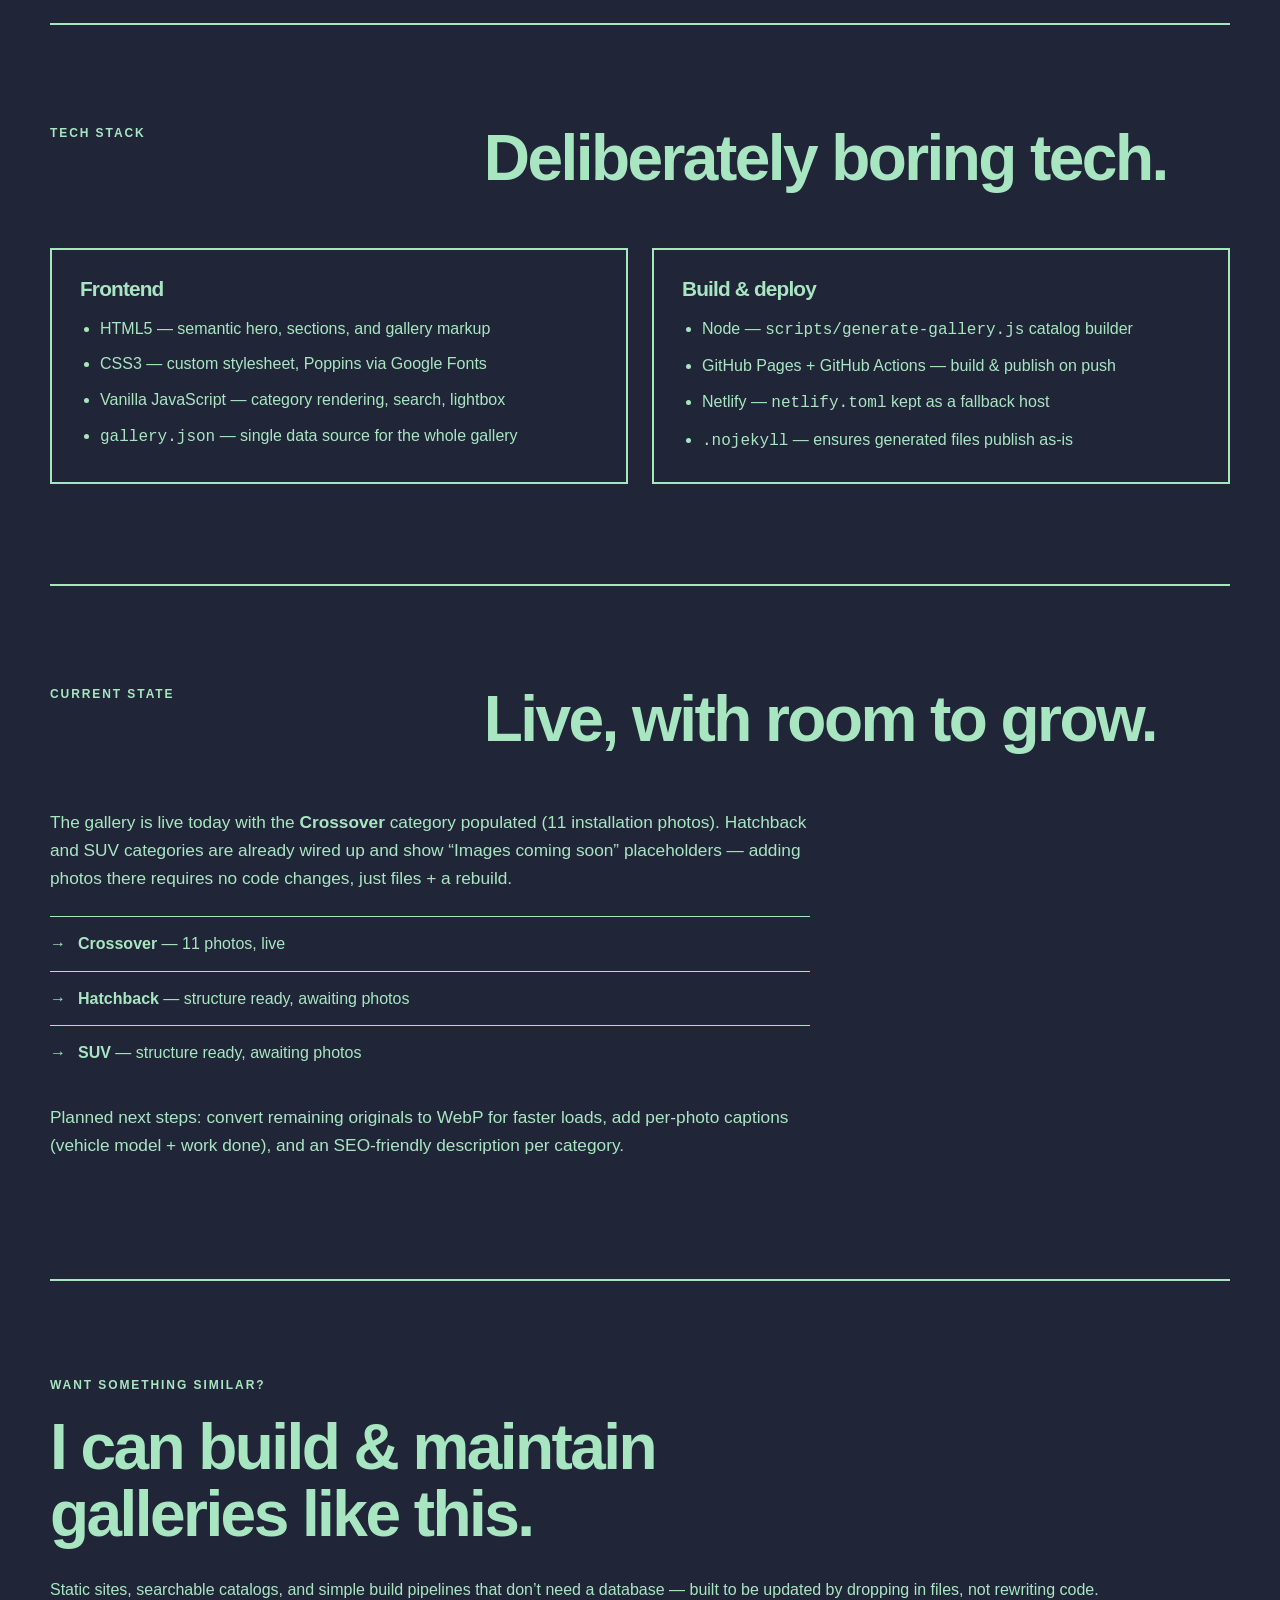
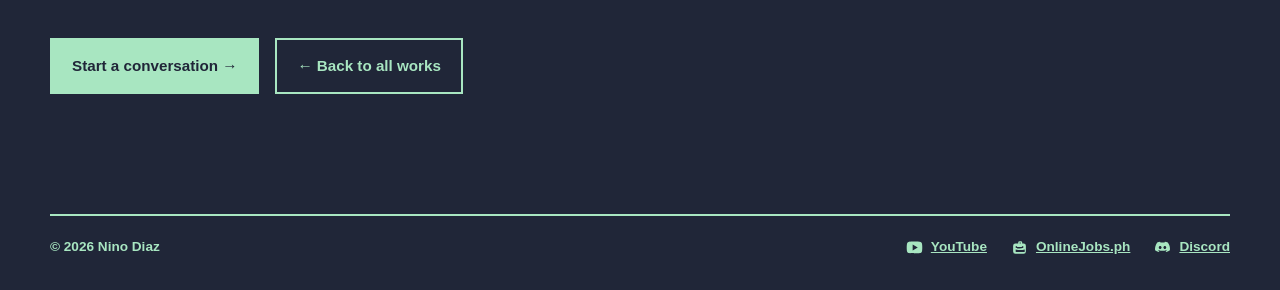
<file: project.html>
<!doctype html>
<html lang="en">
  <head>
    <meta charset="UTF-8" />
    <meta name="viewport" content="width=device-width, initial-scale=1.0" />
    <meta
      name="description"
      content="AcoustiPads Gallery — a static vehicle installation gallery by Nino Diaz. Searchable categories, auto-generated catalog, and GitHub Pages deployment."
    />
    <title>AcoustiPads Gallery | Nino Diaz</title>
    <link rel="stylesheet" href="styles.css" />
    <script src="nav.js" defer></script>
  </head>
  <body>
    <main>
      <!-- ===== Hero ===== -->
      <section class="hero project-hero" aria-labelledby="project-title">
        <header class="site-header">
          <a class="brand-mark" href="index.html" aria-label="Nino Diaz home">ND</a>
          <nav aria-label="Main navigation">
            <a href="works.html">My Works</a>
            <div class="nav-dropdown">
              <button class="nav-dropdown-toggle" type="button" aria-expanded="false" aria-haspopup="true">Projects <span aria-hidden="true">▾</span></button>
              <ul class="nav-submenu">
                <li><a href="project.html" aria-current="page">AcoustiPads</a></li>
                <li><a href="landing.html">Digital Product Template</a></li>
              </ul>
            </div>
            <a href="index.html#contact">Contact</a>
          </nav>
        </header>

        <div class="project-heading">
          <p class="eyebrow">Web Development · Case Study</p>
          <h1 id="project-title">AcoustiPads Gallery<span class="accent-dot">.</span></h1>
          <p class="works-intro">
            A static website that turns hundreds of vehicle soundproofing photos
            into a searchable gallery — organized by body type, powered by a
            build script, and deployed on GitHub Pages.
          </p>
          <div class="project-actions">
            <a class="btn-primary" href="https://yuukivr.github.io/acoustipads" target="_blank" rel="noreferrer">
              Visit live site <span aria-hidden="true">→</span>
            </a>
            <a class="btn-ghost" href="https://github.com/YuukiVR/acoustipads" target="_blank" rel="noreferrer">
              View source on GitHub
            </a>
          </div>
        </div>

        <dl class="project-meta" aria-label="Project details">
          <div>
            <dt>Role</dt>
            <dd>Design &amp; development</dd>
          </div>
          <div>
            <dt>Stack</dt>
            <dd>HTML · CSS · Vanilla JS · Node</dd>
          </div>
          <div>
            <dt>Status</dt>
            <dd>Live on GitHub Pages</dd>
          </div>
          <div>
            <dt>Year</dt>
            <dd>2026</dd>
          </div>
        </dl>
      </section>

      <!-- ===== Live preview ===== -->
      <section class="section" aria-labelledby="preview-title">
        <div class="section-heading">
          <p class="eyebrow">Live preview</p>
          <h2 id="preview-title">See it in action.</h2>
        </div>

        <div class="preview-frame">
          <div class="preview-bar" aria-hidden="true">
            <span></span><span></span><span></span>
            <code>yuukivr.github.io/acoustipads</code>
          </div>
          <div class="preview-body">
            <p class="preview-title">Vehicle Installation Gallery</p>
            <p>
              Browse hundreds of completed soundproofing projects organized
              by vehicle body type — search a vehicle, open a category, and
              view the installation photos full-screen.
            </p>
            <div class="preview-categories" aria-hidden="true">
              <span>Crossover · 11 photos</span>
              <span>Hatchback · coming soon</span>
              <span>SUV · coming soon</span>
            </div>
            <a class="text-link" href="https://yuukivr.github.io/acoustipads" target="_blank" rel="noreferrer">
              Open the live gallery <span aria-hidden="true">→</span>
            </a>
          </div>
        </div>
      </section>

      <!-- ===== Overview ===== -->
      <section class="section" aria-labelledby="overview-title">
        <div class="section-heading">
          <p class="eyebrow">Overview</p>
          <h2 id="overview-title">A gallery that grows by dropping in photos.</h2>
        </div>
        <div class="project-copy">
          <p>
            AcoustiPads Services needed a simple public gallery for completed
            vehicle soundproofing installations. Visitors should be able to
            find work by vehicle body type — crossover, hatchback, SUV — and
            browse the photos without wading through a messy folder dump.
          </p>
          <p>
            I designed and built a lightweight static site: no database, no
            CMS, no framework. The gallery index is generated automatically
            from the image folders, so adding a new category or a new batch
            of photos is as simple as dropping files into the right folder
            and rebuilding.
          </p>
        </div>
      </section>

      <!-- ===== Problem ===== -->
      <section class="section" aria-labelledby="problem-title">
        <div class="section-heading">
          <p class="eyebrow">The problem</p>
          <h2 id="problem-title">Photos exist. A usable gallery doesn&rsquo;t.</h2>
        </div>
        <div class="project-copy">
          <p>
            Installation photos were piling up as raw camera files (HEIC/DNG
            originals) with no structure. Potential customers had no easy way
            to see what a finished job looks like for <em>their</em> vehicle
            type, and updating a hand-coded HTML page for every new photo
            wouldn&rsquo;t scale.
          </p>
          <ul class="check-list">
            <li>No way to browse by vehicle type</li>
            <li>No search — finding one vehicle meant scrolling everything</li>
            <li>Manual HTML edits for every new photo</li>
            <li>Heavy originals would make a naive page painfully slow</li>
          </ul>
        </div>
      </section>

      <!-- ===== Features ===== -->
      <section class="section" aria-labelledby="features-title">
        <div class="section-heading">
          <p class="eyebrow">What I built</p>
          <h2 id="features-title">Small features, all pulling weight.</h2>
        </div>
        <div class="feature-grid">
          <article class="feature-card">
            <p class="service-number">01</p>
            <h3>Live search</h3>
            <p>
              A search box in the hero filters categories as you type, so
              &ldquo;crossover&rdquo; or &ldquo;hatch&rdquo; jumps straight to
              the right gallery.
            </p>
          </article>
          <article class="feature-card">
            <p class="service-number">02</p>
            <h3>Category pages</h3>
            <p>
              Each body type gets its own page (<code>category.html</code>)
              with a photo count and a clean grid — no endless scrolling.
            </p>
          </article>
          <article class="feature-card">
            <p class="service-number">03</p>
            <h3>Auto-generated catalog</h3>
            <p>
              A Node script scans <code>images/&lt;category&gt;/</code>, sorts
              files numerically, and writes <code>gallery.json</code>. New
              photos appear automatically.
            </p>
          </article>
          <article class="feature-card">
            <p class="service-number">04</p>
            <h3>Full-screen lightbox</h3>
            <p>
              Click any photo to view it enlarged, with a close button and
              click-outside-to-close — same pattern as my portfolio lightbox.
            </p>
          </article>
          <article class="feature-card">
            <p class="service-number">05</p>
            <h3>Performance-minded</h3>
            <p>
              Lazy-loaded images, lightweight vanilla JS, and a recommendation
              to convert HEIC/DNG originals to JPG/WebP before deploying.
            </p>
          </article>
          <article class="feature-card">
            <p class="service-number">06</p>
            <h3>Zero-cost hosting</h3>
            <p>
              Deployed to GitHub Pages via GitHub Actions (<code>npm run
              build</code> on every push to <code>main</code>), with a
              Netlify config as an alternative.
            </p>
          </article>
        </div>
      </section>

      <!-- ===== How it works ===== -->
      <section class="section" aria-labelledby="workflow-title">
        <div class="section-heading">
          <p class="eyebrow">How it works</p>
          <h2 id="workflow-title">Four steps from camera to website.</h2>
        </div>
        <ol class="workflow">
          <li>
            <span>01</span>
            <div>
              <h3>Drop photos in a folder</h3>
              <p>Place converted JPG/WebP files in <code>images/crossover/</code>, <code>images/hatchback/</code>, or a new category folder.</p>
            </div>
          </li>
          <li>
            <span>02</span>
            <div>
              <h3>Run the build</h3>
              <p><code>npm run build</code> runs <code>scripts/generate-gallery.js</code>, which regenerates <code>gallery.json</code> with counts and thumbnails.</p>
            </div>
          </li>
          <li>
            <span>03</span>
            <div>
              <h3>Push to main</h3>
              <p>GitHub Actions runs the same build in CI and publishes the result to GitHub Pages automatically.</p>
            </div>
          </li>
          <li>
            <span>04</span>
            <div>
              <h3>Visitors browse &amp; search</h3>
              <p>The homepage renders categories from <code>gallery.json</code>, search filters them live, and each category opens its own gallery page.</p>
            </div>
          </li>
        </ol>
      </section>

      <!-- ===== Stack ===== -->
      <section class="section" aria-labelledby="stack-title">
        <div class="section-heading">
          <p class="eyebrow">Tech stack</p>
          <h2 id="stack-title">Deliberately boring tech.</h2>
        </div>
        <div class="stack-grid">
          <div class="stack-block">
            <h3>Frontend</h3>
            <ul>
              <li>HTML5 — semantic hero, sections, and gallery markup</li>
              <li>CSS3 — custom stylesheet, Poppins via Google Fonts</li>
              <li>Vanilla JavaScript — category rendering, search, lightbox</li>
              <li><code>gallery.json</code> — single data source for the whole gallery</li>
            </ul>
          </div>
          <div class="stack-block">
            <h3>Build &amp; deploy</h3>
            <ul>
              <li>Node — <code>scripts/generate-gallery.js</code> catalog builder</li>
              <li>GitHub Pages + GitHub Actions — build &amp; publish on push</li>
              <li>Netlify — <code>netlify.toml</code> kept as a fallback host</li>
              <li><code>.nojekyll</code> — ensures generated files publish as-is</li>
            </ul>
          </div>
        </div>
      </section>

      <!-- ===== Current state ===== -->
      <section class="section" aria-labelledby="state-title">
        <div class="section-heading">
          <p class="eyebrow">Current state</p>
          <h2 id="state-title">Live, with room to grow.</h2>
        </div>
        <div class="project-copy">
          <p>
            The gallery is live today with the <strong>Crossover</strong>
            category populated (11 installation photos). Hatchback and SUV
            categories are already wired up and show &ldquo;Images coming
            soon&rdquo; placeholders — adding photos there requires no code
            changes, just files + a rebuild.
          </p>
          <ul class="check-list">
            <li><strong>Crossover</strong> — 11 photos, live</li>
            <li><strong>Hatchback</strong> — structure ready, awaiting photos</li>
            <li><strong>SUV</strong> — structure ready, awaiting photos</li>
          </ul>
          <p>
            Planned next steps: convert remaining originals to WebP for
            faster loads, add per-photo captions (vehicle model + work done),
            and an SEO-friendly description per category.
          </p>
        </div>
      </section>

      <!-- ===== CTA ===== -->
      <section class="closing" aria-labelledby="cta-title">
        <p class="eyebrow">Want something similar?</p>
        <h2 id="cta-title">I can build &amp; maintain galleries like this.</h2>
        <p>
          Static sites, searchable catalogs, and simple build pipelines that
          don&rsquo;t need a database — built to be updated by dropping in
          files, not rewriting code.
        </p>
        <div class="project-actions">
          <a class="btn-primary" href="index.html#contact">Start a conversation <span aria-hidden="true">→</span></a>
          <a class="btn-ghost" href="works.html">← Back to all works</a>
        </div>
      </section>
    </main>

    <footer>
      <p>© 2026 Nino Diaz</p>
      <div class="footer-links" aria-label="Social and professional links">
        <a href="https://www.youtube.com/@oninjutsutv2686" target="_blank" rel="noreferrer"><svg class="footer-icon" viewBox="0 0 24 24" aria-hidden="true"><path d="M22.5 6.2a2.9 2.9 0 0 0-2-2C18.7 3.7 12 3.7 12 3.7s-6.7 0-8.5.5a2.9 2.9 0 0 0-2 2C1 8 1 12 1 12s0 4 .5 5.8a2.9 2.9 0 0 0 2 2c1.8.5 8.5.5 8.5.5s6.7 0 8.5-.5a2.9 2.9 0 0 0 2-2c.5-1.8.5-5.8.5-5.8s0-4-.5-5.8ZM9.4 16.2V7.8l7.2 4.2-7.2 4.2Z" /></svg>YouTube</a>
        <a href="https://www.onlinejobs.ph/jobseekers/info/972240" target="_blank" rel="noreferrer"><svg class="footer-icon" viewBox="0 0 24 24" aria-hidden="true"><path d="M8.2 6.2h2V5a2 2 0 0 1 2-2h1.6a2 2 0 0 1 2 2v1.2h2A3.2 3.2 0 0 1 21 9.4v8.2a3.2 3.2 0 0 1-3.2 3.2H6.2A3.2 3.2 0 0 1 3 17.6V9.4a3.2 3.2 0 0 1 3.2-3.2Zm4-1.2v1.2h1.6V5h-1.6Zm-5.6 5.2v2.2c3.3 1.2 7.5 1.2 10.8 0v-2.2h-2v1.1H8.6v-1.1h-2Zm0 4.5v2.9c0 .5.4.9.9.9h11c.5 0 .9-.4.9-.9v-2.9c-3.8 1.2-9 1.2-12.8 0Z" /></svg>OnlineJobs.ph</a>
        <a href="https://discordapp.com/users/670417993934569493" target="_blank" rel="noreferrer"><svg class="footer-icon" viewBox="0 0 24 24" aria-hidden="true"><path d="M19.5 5.1A16.6 16.6 0 0 0 15.4 4l-.5 1.1a14.4 14.4 0 0 0-5.8 0L8.6 4a16.6 16.6 0 0 0-4.1 1.1C1.9 8.8 1.2 12.4 1.5 16a16.7 16.7 0 0 0 5 2.5l1.2-1.6c-.7-.3-1.3-.7-1.9-1.1l.5-.4c3.7 1.7 7.7 1.7 11.4 0l.5.4c-.6.4-1.2.8-1.9 1.1l1.2 1.6a16.7 16.7 0 0 0 5-2.5c.4-4.2-.7-7.8-3-10.9ZM8.7 14.2c-1.1 0-2-1-2-2.2s.9-2.2 2-2.2 2 1 2 2.2-.9 2.2-2 2.2Zm6.6 0c-1.1 0-2-1-2-2.2s.9-2.2 2-2.2 2 1 2 2.2-.9 2.2-2 2.2Z" /></svg>Discord</a>
      </div>
    </footer>
  </body>
</html>
</file>
<file: styles.css>
:root {
  --ink: #132238;
  --paper: #f4f0e8;
}

* {
  box-sizing: border-box;
}

html {
  scroll-behavior: auto;
}

body {
  margin: 0;
  background: var(--paper);
  color: var(--ink);
  font-family: Arial, Helvetica, sans-serif;
  line-height: 1.6;
}

main {
  overflow: hidden;
}

.hero,
.section,
.closing,
footer {
  width: min(1120px, calc(100% - 48px));
  margin: 0 auto;
}

.hero {
  min-height: 76vh;
  display: flex;
  flex-direction: column;
  justify-content: center;
  padding: 88px 0 96px;
}

.eyebrow,
.service-number {
  margin: 0 0 20px;
  font-size: 0.75rem;
  font-weight: 700;
  letter-spacing: 0.16em;
  line-height: 1.4;
  text-transform: uppercase;
}

h1,
h2,
h3,
p {
  margin-top: 0;
}

h1,
h2,
h3 {
  line-height: 1.05;
  letter-spacing: -0.04em;
}

h1 {
  max-width: 900px;
  margin-bottom: 28px;
  font-size: clamp(4rem, 13vw, 10rem);
  font-weight: 800;
}

.hero-title {
  max-width: 880px;
  margin-bottom: 28px;
  font-size: clamp(1.2rem, 2.3vw, 2rem);
  font-weight: 700;
  line-height: 1.3;
}

.hero-copy {
  max-width: 580px;
  margin-bottom: 44px;
  font-size: clamp(1.1rem, 2vw, 1.35rem);
}

.hero-note {
  display: block;
  width: 100%;
  max-width: 100%;
  padding: 12px 16px;
  border: 2px solid var(--ink);
  font-size: 0.9rem;
  font-weight: 700;
}

.text-link {
  width: fit-content;
  margin-top: 28px;
  color: var(--ink);
  font-size: 1rem;
  font-weight: 700;
  text-decoration-thickness: 2px;
  text-underline-offset: 5px;
}

.text-link:hover,
.text-link:focus-visible {
  text-decoration-thickness: 4px;
}

.works-hero {
  min-height: auto;
  padding-bottom: 72px;
}

.works-intro {
  max-width: 700px;
  margin-top: 28px;
  font-size: 1.2rem;
}

.works-section {
  padding-top: 0;
}

.work-tabs {
  display: flex;
  flex-wrap: wrap;
  gap: 12px;
  margin-bottom: 44px;
}

.work-tab {
  border: 2px solid var(--ink);
  padding: 12px 16px;
  background: var(--paper);
  color: var(--ink);
  cursor: pointer;
  font: inherit;
  font-weight: 700;
}

.work-tab[aria-selected="true"],
.work-tab:hover,
.work-tab:focus-visible {
  background: var(--ink);
  color: var(--paper);
}

.work-panel[hidden] {
  display: none;
}

.work-grid {
  display: grid;
  grid-template-columns: repeat(2, minmax(0, 1fr));
  gap: 24px;
}

.image-gallery {
  display: grid;
  grid-template-columns: repeat(3, minmax(0, 1fr));
  gap: 0;
}

.work-ideation {
  max-width: 760px;
  margin-bottom: 48px;
}

.work-ideation h3 {
  margin-bottom: 16px;
  font-size: clamp(1.8rem, 4vw, 3.4rem);
}

.work-ideation p:not(.eyebrow):not(.skill-line) {
  max-width: 640px;
  margin-bottom: 24px;
  font-size: 1.05rem;
}

.skill-line {
  margin-bottom: 0;
  font-size: 0.8rem;
  font-weight: 700;
  letter-spacing: 0.08em;
  line-height: 1.6;
  text-transform: uppercase;
}

.gallery-card {
  margin: 0;
}

.gallery-card img {
  display: block;
  width: 100%;
  aspect-ratio: 4 / 3;
  object-fit: cover;
}

[data-zoomable] {
  cursor: zoom-in;
}

.lightbox {
  position: fixed;
  z-index: 10;
  inset: 0;
  display: grid;
  place-items: center;
  padding: 48px;
  background: var(--ink);
}

.lightbox[hidden] {
  display: none;
}

.lightbox img {
  display: block;
  max-width: min(1200px, 100%);
  max-height: calc(100vh - 96px);
  object-fit: contain;
}

.lightbox-close {
  position: absolute;
  top: 20px;
  right: 28px;
  border: 0;
  background: transparent;
  color: var(--paper);
  cursor: pointer;
  font: inherit;
  font-size: 2.5rem;
  line-height: 1;
}

.gallery-empty {
  grid-column: 1 / -1;
  min-height: 280px;
  display: grid;
  place-content: center;
  padding: 32px;
  border: 2px dashed var(--paper);
  text-align: center;
}

.gallery-empty h3 {
  margin: 0 0 12px;
  font-size: clamp(1.6rem, 3vw, 2.4rem);
}

.gallery-empty p:last-child {
  max-width: 520px;
  margin: 0 auto;
}

code {
  font-family: Consolas, "Courier New", monospace;
}

.work-card {
  min-height: 340px;
  padding: 28px;
  border: 2px solid var(--ink);
  display: flex;
  flex-direction: column;
  justify-content: space-between;
}

.work-placeholder {
  min-height: 150px;
  display: grid;
  place-items: center;
  border: 2px dashed var(--ink);
  text-align: center;
  font-size: 0.9rem;
  font-weight: 700;
}

.video-embed {
  aspect-ratio: 16 / 9;
  border: 2px solid var(--ink);
  background: var(--ink);
}

.video-embed iframe {
  display: block;
  width: 100%;
  height: 100%;
  border: 0;
}

.work-card h3 {
  margin: 28px 0 12px;
  font-size: clamp(1.5rem, 3vw, 2.2rem);
}

.work-card p:last-child {
  margin-bottom: 0;
}

.back-link {
  display: inline-block;
  margin-top: 40px;
}

.section {
  padding: 96px 0;
  border-top: 2px solid var(--ink);
}

.section-heading {
  display: grid;
  grid-template-columns: minmax(180px, 0.7fr) 1.3fr;
  gap: 32px;
  align-items: start;
  margin-bottom: 56px;
}

h2 {
  max-width: 720px;
  margin-bottom: 0;
  font-size: clamp(2.2rem, 5vw, 4.5rem);
}

.service-grid {
  display: grid;
  grid-template-columns: repeat(2, minmax(0, 1fr));
  border-top: 2px solid var(--ink);
  border-left: 2px solid var(--ink);
}

.service-card {
  min-height: 280px;
  padding: 28px;
  border-right: 2px solid var(--ink);
  border-bottom: 2px solid var(--ink);
}

.service-number {
  margin-bottom: 52px;
}

.service-card h3 {
  margin-bottom: 14px;
  font-size: clamp(1.6rem, 3vw, 2.2rem);
}

.service-card p:last-child {
  max-width: 430px;
  margin-bottom: 0;
}

.statement {
  display: grid;
  grid-template-columns: minmax(180px, 0.7fr) 1.3fr;
  gap: 32px;
}

.statement h2 {
  margin-bottom: 28px;
}

.statement > p:last-child {
  grid-column: 2;
  max-width: 610px;
  margin-bottom: 0;
  font-size: 1.2rem;
}

.closing {
  padding: 96px 0 120px;
  border-top: 2px solid var(--ink);
}

.closing h2 {
  max-width: 720px;
  margin-bottom: 28px;
}

.closing p:last-child {
  max-width: 580px;
  margin-bottom: 0;
  font-size: 1.2rem;
}

footer {
  display: flex;
  align-items: center;
  justify-content: space-between;
  gap: 32px;
  padding: 20px 0 32px;
  border-top: 2px solid var(--ink);
  font-size: 0.85rem;
  font-weight: 700;
}

footer p {
  margin: 0;
}

.footer-links {
  display: flex;
  align-items: center;
  flex-wrap: wrap;
  justify-content: flex-end;
  gap: 24px;
  margin-top: 0;
}

.footer-links a,
.footer-links span {
  display: inline-flex;
  align-items: center;
  gap: 8px;
  color: var(--paper);
  font-size: 0.85rem;
  font-weight: 700;
}

.footer-icon {
  width: 17px;
  height: 17px;
  fill: currentColor;
  flex: 0 0 auto;
}

.footer-links a:hover,
.footer-links a:focus-visible {
  text-decoration-thickness: 2px;
  text-underline-offset: 4px;
}

@media (max-width: 720px) {
  .hero,
  .section,
  .closing,
  footer {
    width: min(100% - 32px, 1120px);
  }

  .hero {
    min-height: auto;
    padding: 64px 0 80px;
  }

  .section,
  .closing {
    padding: 72px 0 80px;
  }

  .section-heading,
  .statement {
    display: block;
  }

  .section-heading .eyebrow,
  .statement .eyebrow {
    margin-bottom: 28px;
  }

  .service-grid {
    display: block;
  }

  .work-grid {
    grid-template-columns: 1fr;
  }

  .image-gallery {
    grid-template-columns: 1fr;
  }

  .lightbox {
    padding: 24px;
  }

  .lightbox img {
    max-height: calc(100vh - 48px);
  }

  .service-card {
    min-height: 0;
  }

  .service-number {
    margin-bottom: 36px;
  }

  .statement > p:last-child {
    margin-top: 28px;
  }
}

/* Editorial portfolio direction: a dark canvas, oversized type, and modular blocks. */
:root {
  --ink: #202638;
  --paper: #a8e6c1;
}

body {
  min-width: 320px;
  background: var(--ink);
  color: var(--paper);
}

.hero,
.section,
.closing,
footer {
  width: min(1180px, calc(100% - 80px));
}

.hero {
  min-height: 100vh;
  padding-top: 28px;
  padding-bottom: 80px;
}

.site-header {
  display: flex;
  align-items: center;
  justify-content: space-between;
  margin-bottom: 120px;
}

.brand-mark {
  display: grid;
  width: 42px;
  height: 42px;
  place-items: center;
  background: var(--paper);
  color: var(--ink);
  font-size: 0.9rem;
  font-weight: 900;
  letter-spacing: -0.08em;
  text-decoration: none;
}

nav a {
  display: inline-flex;
  align-items: center;
  color: var(--paper);
  font-size: 0.85rem;
  font-weight: 700;
  line-height: 1.4;
  text-decoration: none;
}

nav a:hover,
nav a:focus-visible {
  text-decoration: underline;
  text-underline-offset: 5px;
}

nav a[aria-current="page"] {
  text-decoration: underline;
  text-underline-offset: 5px;
}

.nav-dropdown {
  position: relative;
  display: flex;
  align-items: center;
  line-height: 1.4;
}

.nav-dropdown-toggle {
  display: inline-flex;
  align-items: center;
  gap: 6px;
  border: 0;
  padding: 0;
  margin: 0;
  background: transparent;
  color: var(--paper);
  cursor: pointer;
  font: inherit;
  font-size: 0.85rem;
  font-weight: 700;
  line-height: 1.4;
  appearance: none;
}

.nav-dropdown-toggle:hover,
.nav-dropdown-toggle:focus-visible {
  text-decoration: underline;
  text-underline-offset: 5px;
}

.nav-submenu {
  display: none;
  position: absolute;
  top: calc(100% + 12px);
  left: 0;
  z-index: 20;
  width: max-content;
  min-width: 168px;
  max-width: calc(100vw - 32px);
  margin: 0;
  padding: 8px;
  list-style: none;
  border: 2px solid var(--paper);
  background: var(--ink);
}

.nav-dropdown:hover .nav-submenu,
.nav-dropdown:focus-within .nav-submenu,
.nav-dropdown.is-open .nav-submenu {
  display: block;
}

.nav-submenu li a {
  display: block;
  padding: 10px 12px;
  white-space: nowrap;
}

.nav-submenu li a:hover,
.nav-submenu li a:focus-visible {
  background: var(--paper);
  color: var(--ink);
  text-decoration: none;
}

nav {
  display: flex;
  align-items: center;
  gap: 24px;
}

.hero-grid {
  display: flex;
  flex-direction: column;
  width: 100%;
  max-width: none;
  gap: clamp(48px, 8vw, 120px);
  align-items: flex-end;
}

.hero-identity,
.hero-introduction {
  flex: 1 1 0;
  min-width: 0;
}

.hero-identity h1 {
  margin-bottom: 44px;
  font-size: clamp(5rem, 14vw, 11rem);
  line-height: 0.82;
}

.accent-dot {
  color: var(--paper);
}

.hero-introduction {
  max-width: none;
  margin-top: 0;
  padding-bottom: 12px;
}

.hero-introduction .hero-title {
  font-size: clamp(1.5rem, 3vw, 2.4rem);
  line-height: 1.1;
}

.hero-introduction .hero-specialties {
  margin-top: 20px;
  font-size: 0.95rem;
  letter-spacing: 0.06em;
  line-height: 1.5;
  text-transform: uppercase;
}

.hero-introduction .hero-copy {
  max-width: none;
  margin-bottom: 44px;
  white-space: nowrap;
  font-size: clamp(0.68rem, 1vw, 1rem);
}

.hero-introduction .hero-copy {
  font-size: 1rem;
}

.eyebrow {
  color: var(--paper);
}

.hero-note,
.text-link,
.work-tab,
.work-card,
.work-placeholder,
.video-embed,
.service-grid,
.service-card,
.section,
.closing,
footer {
  border-color: var(--paper);
}

.text-link {
  color: var(--paper);
}

.section {
  padding-top: 100px;
  padding-bottom: 100px;
}

.service-grid {
  grid-template-columns: repeat(3, minmax(0, 1fr));
}

.service-card {
  min-height: 260px;
}

.service-card:nth-child(4) {
  grid-column: span 3;
  min-height: 200px;
}

.works-hero {
  min-height: auto;
  padding-bottom: 88px;
}

.works-heading {
  display: grid;
  grid-template-columns: minmax(180px, 0.7fr) 1.3fr;
  gap: 32px;
  align-items: end;
}

.works-heading h1 {
  margin-bottom: 12px;
}

.works-intro {
  grid-column: 2;
  margin: 0;
}

.work-tab {
  background: var(--ink);
  color: var(--paper);
}

.work-tab[aria-selected="true"],
.work-tab:hover,
.work-tab:focus-visible {
  background: var(--paper);
  color: var(--ink);
}

.work-placeholder {
  background: var(--paper);
  color: var(--ink);
}

.video-embed {
  background: var(--paper);
}

.closing {
  border-top: 2px solid var(--paper);
}

.contact-grid {
  display: grid;
  grid-template-columns: minmax(220px, 0.8fr) minmax(300px, 1.2fr);
  gap: 80px;
  align-items: start;
}

.contact-copy {
  max-width: 360px;
  font-size: 1.15rem;
}

.contact-email {
  margin-top: 36px;
  font-weight: 700;
}

.contact-form {
  display: grid;
  gap: 10px;
}

.contact-form label {
  margin-top: 14px;
  font-size: 0.75rem;
  font-weight: 700;
  letter-spacing: 0.14em;
  text-transform: uppercase;
}

.contact-form input:not(.honeypot),
.contact-form textarea {
  width: 100%;
  border: 2px solid var(--paper);
  border-radius: 0;
  padding: 14px 16px;
  background: var(--ink);
  color: var(--paper);
  font: inherit;
  resize: vertical;
}

.contact-form input:not(.honeypot)::placeholder,
.contact-form textarea::placeholder {
  color: var(--paper);
  opacity: 0.72;
}

.contact-form input:not(.honeypot):focus,
.contact-form textarea:focus {
  outline: 3px solid var(--paper);
  outline-offset: 3px;
}

.contact-form button {
  width: fit-content;
  margin-top: 22px;
  border: 2px solid var(--paper);
  padding: 14px 18px;
  background: var(--paper);
  color: var(--ink);
  cursor: pointer;
  font: inherit;
  font-weight: 700;
}

.contact-form button:hover,
.contact-form button:focus-visible {
  background: var(--ink);
  color: var(--paper);
}

.honeypot {
  position: absolute;
  left: -9999px;
  opacity: 0;
}

@media (max-width: 720px) {
  .hero,
  .section,
  .closing,
  footer {
    width: min(100% - 32px, 1180px);
  }

  .hero {
    min-height: auto;
    padding-top: 20px;
  }

  .site-header {
    margin-bottom: 80px;
  }

  nav {
    flex-wrap: wrap;
    gap: 14px 18px;
  }

  .hero-grid,
  .works-heading {
    display: block;
  }

  .hero-identity h1 {
    margin-bottom: 36px;
    font-size: clamp(4.5rem, 22vw, 8rem);
  }

  .hero-introduction {
    margin-top: 72px;
    padding-bottom: 0;
  }

  .hero-introduction .hero-copy {
    white-space: normal;
    font-size: 1rem;
  }

  .works-heading h1 {
    margin-bottom: 24px;
  }

  .service-grid {
    display: block;
  }

  .contact-grid {
    display: block;
  }

  .contact-form {
    margin-top: 56px;
  }

  footer {
    align-items: flex-start;
    flex-direction: column;
    gap: 18px;
  }

  .footer-links {
    justify-content: flex-start;
    gap: 14px 20px;
  }

  .service-card:nth-child(4) {
    min-height: 0;
  }
}

/* ===== Project case study (project.html) ===== */

.project-hero {
  min-height: auto;
  padding-bottom: 72px;
}

.project-heading h1 {
  margin-bottom: 24px;
}

.project-heading .works-intro {
  max-width: 760px;
}

.project-actions {
  display: flex;
  flex-wrap: wrap;
  gap: 16px;
  margin-top: 36px;
}

.btn-primary,
.btn-ghost {
  display: inline-block;
  border: 2px solid var(--paper);
  padding: 14px 20px;
  font-size: 0.95rem;
  font-weight: 700;
  text-decoration: none;
}

.btn-primary {
  background: var(--paper);
  color: var(--ink);
}

.btn-primary:hover,
.btn-primary:focus-visible {
  background: var(--ink);
  color: var(--paper);
}

.btn-ghost {
  background: var(--ink);
  color: var(--paper);
}

.btn-ghost:hover,
.btn-ghost:focus-visible {
  background: var(--paper);
  color: var(--ink);
}

.project-meta {
  display: grid;
  grid-template-columns: repeat(4, minmax(0, 1fr));
  gap: 24px;
  margin: 64px 0 0;
  padding-top: 28px;
  border-top: 2px solid var(--paper);
}

.project-meta dt {
  margin-bottom: 8px;
  font-size: 0.72rem;
  font-weight: 700;
  letter-spacing: 0.16em;
  text-transform: uppercase;
  opacity: 0.75;
}

.project-meta dd {
  margin: 0;
  font-weight: 700;
}

.project-copy {
  max-width: 760px;
}

.project-copy p {
  margin-bottom: 20px;
  font-size: 1.08rem;
}

.project-copy code,
.feature-card code,
.workflow code {
  font-size: 0.92em;
  word-break: break-word;
}

.check-list {
  margin: 24px 0;
  padding: 0;
  list-style: none;
}

.check-list li {
  padding: 14px 0 14px 28px;
  border-top: 1px solid var(--paper);
  position: relative;
}

.check-list li::before {
  content: "→";
  position: absolute;
  left: 0;
  font-weight: 700;
}

.preview-frame {
  border: 2px solid var(--paper);
}

.preview-bar {
  display: flex;
  align-items: center;
  gap: 8px;
  padding: 12px 16px;
  border-bottom: 2px solid var(--paper);
}

.preview-bar span {
  width: 12px;
  height: 12px;
  border-radius: 50%;
  background: var(--paper);
  flex: 0 0 auto;
}

.preview-bar code {
  margin-left: 12px;
  font-size: 0.82rem;
  opacity: 0.85;
  overflow: hidden;
  text-overflow: ellipsis;
  white-space: nowrap;
}

.preview-body {
  padding: 32px;
}

.preview-title {
  margin-bottom: 12px;
  font-size: clamp(1.6rem, 3vw, 2.4rem);
  font-weight: 800;
  letter-spacing: -0.03em;
  line-height: 1.05;
}

.preview-body > p {
  max-width: 620px;
}

.preview-categories {
  display: flex;
  flex-wrap: wrap;
  gap: 12px;
  margin: 28px 0 8px;
}

.preview-categories span {
  border: 2px solid var(--paper);
  padding: 10px 14px;
  font-size: 0.85rem;
  font-weight: 700;
}

.feature-grid {
  display: grid;
  grid-template-columns: repeat(3, minmax(0, 1fr));
  border-top: 2px solid var(--paper);
  border-left: 2px solid var(--paper);
}

.feature-card {
  min-height: 240px;
  padding: 28px;
  border-right: 2px solid var(--paper);
  border-bottom: 2px solid var(--paper);
}

.feature-card .service-number {
  margin-bottom: 36px;
}

.feature-card h3 {
  margin-bottom: 12px;
  font-size: clamp(1.3rem, 2vw, 1.7rem);
}

.feature-card p {
  margin-bottom: 0;
  opacity: 0.92;
}

.workflow {
  margin: 0;
  padding: 0;
  list-style: none;
  border-top: 2px solid var(--paper);
}

.workflow li {
  display: grid;
  grid-template-columns: 80px 1fr;
  gap: 24px;
  padding: 28px 0;
  border-bottom: 2px solid var(--paper);
}

.workflow li > span {
  font-size: 1.4rem;
  font-weight: 900;
  letter-spacing: -0.04em;
}

.workflow h3 {
  margin-bottom: 8px;
  font-size: 1.3rem;
}

.workflow p {
  margin-bottom: 0;
  max-width: 640px;
}

.stack-grid {
  display: grid;
  grid-template-columns: repeat(2, minmax(0, 1fr));
  gap: 24px;
}

.stack-block {
  padding: 28px;
  border: 2px solid var(--paper);
}

.stack-block h3 {
  margin-bottom: 16px;
  font-size: 1.3rem;
}

.stack-block ul {
  margin: 0;
  padding-left: 20px;
}

.stack-block li {
  margin-bottom: 10px;
}

.stack-block li:last-child {
  margin-bottom: 0;
}

.project-card-links {
  display: flex;
  flex-wrap: wrap;
  gap: 16px 24px;
}

@media (max-width: 720px) {
  .project-meta {
    grid-template-columns: repeat(2, minmax(0, 1fr));
  }

  .feature-grid,
  .stack-grid {
    display: block;
  }

  .feature-card,
  .stack-block {
    margin-bottom: 16px;
  }

  .workflow li {
    grid-template-columns: 48px 1fr;
  }

  .preview-body {
    padding: 24px;
  }
}
</file>
<file: landing.css>
/* LaunchKit — digital product landing page template (standalone) */
:root {
  --bg: #fffbf2;
  --surface: #ffffff;
  --ink: #171321;
  --muted: #5b5566;
  --accent: #6c4df6;
  --accent-dark: #5335d6;
  --accent-soft: #ede9ff;
  --amber: #ffb84d;
  --line: #e8e0d2;
  --radius: 18px;
  --max: 1120px;
}

* { box-sizing: border-box; }

html { scroll-behavior: smooth; }

body {
  margin: 0;
  background: var(--bg);
  color: var(--ink);
  font-family: system-ui, -apple-system, "Segoe UI", Arial, Helvetica, sans-serif;
  line-height: 1.6;
}

.skip {
  position: absolute;
  left: -9999px;
  background: var(--ink);
  color: #fff;
  padding: 10px 16px;
}
.skip:focus { left: 16px; top: 16px; z-index: 50; }

h1, h2, h3, p, ul, dl, ol { margin-top: 0; }
h1, h2, h3 { line-height: 1.08; letter-spacing: -0.02em; }

/* Announcement */
.announce {
  background: var(--ink);
  color: #fff;
  text-align: center;
  padding: 10px 20px;
  font-size: 0.9rem;
}
.announce p { margin: 0; }

/* Header */
.site-header {
  position: sticky;
  top: 0;
  z-index: 10;
  display: flex;
  align-items: center;
  gap: 28px;
  width: min(var(--max), calc(100% - 40px));
  margin: 0 auto;
  padding: 18px 0;
  background: var(--bg);
}
.logo {
  color: var(--ink);
  font-size: 1.25rem;
  font-weight: 900;
  letter-spacing: -0.03em;
  text-decoration: none;
}
.logo span { color: var(--accent); }
.site-header nav {
  display: flex;
  gap: 24px;
  margin-left: auto;
}
.site-header nav a {
  color: var(--muted);
  font-weight: 600;
  font-size: 0.92rem;
  text-decoration: none;
}
.site-header nav a:hover { color: var(--ink); text-decoration: underline; text-underline-offset: 4px; }

/* Buttons */
.btn {
  display: inline-block;
  border-radius: 999px;
  padding: 14px 24px;
  font-weight: 700;
  font-size: 0.98rem;
  text-decoration: none;
  border: 2px solid transparent;
  transition: transform 0.15s ease, background 0.15s ease;
}
.btn:hover { transform: translateY(-2px); }
.btn-primary { background: var(--accent); color: #fff; }
.btn-primary:hover { background: var(--accent-dark); }
.btn-ghost { background: transparent; color: var(--ink); border-color: var(--ink); }
.btn-ghost:hover { background: var(--ink); color: #fff; }
.btn-sm { padding: 10px 18px; font-size: 0.9rem; }
.btn-lg { padding: 16px 30px; font-size: 1.05rem; }

/* Hero */
.hero {
  display: grid;
  grid-template-columns: 1.05fr 1fr;
  gap: 56px;
  align-items: center;
  width: min(var(--max), calc(100% - 40px));
  margin: 0 auto;
  padding: 72px 0 88px;
}
.eyebrow {
  margin-bottom: 16px;
  font-size: 0.78rem;
  font-weight: 800;
  letter-spacing: 0.14em;
  text-transform: uppercase;
  color: var(--accent);
}
.hero h1 {
  margin-bottom: 20px;
  font-size: clamp(2.4rem, 5vw, 3.9rem);
  font-weight: 900;
}
.lede { font-size: 1.12rem; color: var(--muted); max-width: 56ch; }
.hero-actions { display: flex; flex-wrap: wrap; gap: 14px; margin: 30px 0 18px; }
.hero-note { font-size: 0.88rem; color: var(--muted); }

/* CSS product mockup */
.mock {
  background: var(--surface);
  border: 2px solid var(--ink);
  border-radius: var(--radius);
  box-shadow: 10px 10px 0 var(--accent-soft);
  overflow: hidden;
}
.mock-bar {
  display: flex;
  align-items: center;
  gap: 7px;
  padding: 12px 16px;
  border-bottom: 2px solid var(--line);
}
.mock-bar span { width: 11px; height: 11px; border-radius: 50%; background: var(--line); }
.mock-bar span:first-child { background: var(--amber); }
.mock-bar code {
  margin-left: 8px;
  font-size: 0.78rem;
  color: var(--muted);
  overflow: hidden;
  text-overflow: ellipsis;
  white-space: nowrap;
}
.mock-body { display: grid; grid-template-columns: 168px 1fr; min-height: 320px; }
.mock-side {
  padding: 20px 16px;
  border-right: 2px solid var(--line);
  background: var(--bg);
  font-size: 0.85rem;
}
.mock-side p { font-weight: 800; margin-bottom: 14px; }
.mock-side ul { margin: 0; padding: 0; list-style: none; }
.mock-side li { padding: 8px 10px; border-radius: 8px; color: var(--muted); }
.mock-side li.active { background: var(--accent-soft); color: var(--ink); font-weight: 700; }
.mock-main { padding: 22px; }
.mock-title { font-weight: 800; font-size: 1.05rem; margin-bottom: 12px; }
.mock-progress {
  height: 12px;
  border: 2px solid var(--ink);
  border-radius: 999px;
  overflow: hidden;
}
.mock-progress span { display: block; height: 100%; background: var(--accent); }
.mock-sub { font-size: 0.82rem; color: var(--muted); margin: 10px 0 18px; }
.mock-tasks { margin: 0; padding: 0; list-style: none; }
.mock-tasks li {
  display: flex;
  gap: 10px;
  align-items: center;
  padding: 10px 0;
  border-top: 1px dashed var(--line);
  font-size: 0.92rem;
}
.mock-tasks .done, .mock-tasks .todo {
  display: grid;
  place-items: center;
  width: 22px; height: 22px;
  border-radius: 50%;
  font-size: 0.75rem;
  font-weight: 800;
  flex: 0 0 auto;
}
.mock-tasks .done { background: var(--accent); color: #fff; }
.mock-tasks .todo { border: 2px solid var(--line); }

/* Proof */
.proof {
  width: min(var(--max), calc(100% - 40px));
  margin: 0 auto 24px;
  padding: 32px 0;
  border-top: 2px solid var(--line);
  border-bottom: 2px solid var(--line);
  text-align: center;
}
.proof-label {
  margin-bottom: 14px;
  font-size: 0.78rem;
  font-weight: 800;
  letter-spacing: 0.14em;
  text-transform: uppercase;
  color: var(--muted);
}
.proof-list {
  display: flex;
  flex-wrap: wrap;
  justify-content: center;
  gap: 12px 32px;
  margin: 0 0 36px;
  padding: 0;
  list-style: none;
  font-weight: 800;
  font-size: 1.05rem;
  color: var(--muted);
}
.stats {
  display: grid;
  grid-template-columns: repeat(4, 1fr);
  gap: 24px;
  margin: 0;
}
.stats dt { font-size: 1.9rem; font-weight: 900; letter-spacing: -0.03em; }
.stats dd { margin: 4px 0 0; color: var(--muted); font-size: 0.9rem; }

/* Sections */
.section, .final {
  width: min(var(--max), calc(100% - 40px));
  margin: 0 auto;
  padding: 88px 0;
}
.section.alt { width: auto; padding-left: max(20px, calc((100% - var(--max)) / 2)); padding-right: max(20px, calc((100% - var(--max)) / 2)); background: var(--surface); border-top: 2px solid var(--line); border-bottom: 2px solid var(--line); }
.section-head { max-width: 720px; margin-bottom: 48px; }
.section-head h2 { font-size: clamp(1.9rem, 4vw, 2.7rem); font-weight: 900; margin-bottom: 16px; }
.section-head.split { max-width: none; display: grid; grid-template-columns: 1fr 1.2fr; gap: 56px; align-items: start; }

.pain-grid, .feature-grid, .quote-grid, .price-grid {
  display: grid;
  grid-template-columns: repeat(3, 1fr);
  gap: 20px;
}
.pain-grid article, .feature-grid article, .quote-grid blockquote, .price-card {
  background: var(--surface);
  border: 2px solid var(--line);
  border-radius: var(--radius);
  padding: 26px;
}
.pain-grid h3, .feature-grid h3 { font-size: 1.1rem; margin-bottom: 10px; }
.pain-grid p, .feature-grid p { margin-bottom: 0; color: var(--muted); font-size: 0.95rem; }
.feature-grid span { font-size: 1.4rem; color: var(--accent); }

.inside-list { margin: 0; padding: 0; list-style: none; }
.inside-list li {
  padding: 13px 0;
  border-bottom: 1px solid var(--line);
  font-size: 0.96rem;
}
.inside-list li:first-child { border-top: 1px solid var(--line); }

.steps {
  display: grid;
  grid-template-columns: repeat(3, 1fr);
  gap: 20px;
  margin: 0; padding: 0; list-style: none;
  counter-reset: step;
}
.steps li {
  background: var(--bg);
  border: 2px solid var(--line);
  border-radius: var(--radius);
  padding: 26px;
}
.steps > li > span {
  display: grid;
  place-items: center;
  width: 40px; height: 40px;
  margin-bottom: 18px;
  border-radius: 50%;
  background: var(--accent);
  color: #fff;
  font-weight: 900;
}
.steps h3 { margin-bottom: 8px; }
.steps p { margin-bottom: 0; color: var(--muted); font-size: 0.95rem; }

.quote-grid blockquote { margin: 0; display: flex; flex-direction: column; }
.quote-grid blockquote p { font-size: 1rem; }
.quote-grid blockquote footer { margin-top: auto; padding-top: 18px; color: var(--muted); font-size: 0.9rem; }

/* Pricing */
.price-card { display: flex; flex-direction: column; position: relative; }
.price-card.featured { border-color: var(--accent); border-width: 3px; }
.badge {
  position: absolute;
  top: -14px; left: 22px;
  margin: 0;
  padding: 4px 12px;
  border-radius: 999px;
  background: var(--amber);
  color: var(--ink);
  font-size: 0.75rem;
  font-weight: 800;
  text-transform: uppercase;
  letter-spacing: 0.08em;
}
.price-card h3 { font-size: 1.05rem; text-transform: uppercase; letter-spacing: 0.08em; }
.price { margin-bottom: 18px; }
.price strong { font-size: 2.5rem; font-weight: 900; letter-spacing: -0.03em; }
.price span { color: var(--muted); font-size: 0.88rem; }
.price-card ul { margin: 0 0 26px; padding-left: 20px; color: var(--muted); font-size: 0.95rem; }
.price-card li { margin-bottom: 8px; }
.price-card .btn { margin-top: auto; text-align: center; }
.guarantee {
  max-width: 680px;
  margin: 32px auto 0;
  text-align: center;
  color: var(--muted);
}

/* FAQ */
.faq-list { max-width: 760px; }
.faq-list details {
  background: var(--surface);
  border: 2px solid var(--line);
  border-radius: var(--radius);
  padding: 18px 22px;
  margin-bottom: 14px;
}
.faq-list summary { font-weight: 700; cursor: pointer; }
.faq-list details p { margin: 12px 0 0; color: var(--muted); }

/* Final + footer */
.final { text-align: center; padding-bottom: 96px; }
.final h2 { font-size: clamp(2rem, 4.5vw, 3rem); font-weight: 900; margin-bottom: 16px; }
.final p { color: var(--muted); max-width: 52ch; margin: 0 auto 28px; }
.final .hero-note { margin-top: 18px; }

.site-footer {
  display: flex;
  align-items: center;
  justify-content: space-between;
  gap: 24px;
  flex-wrap: wrap;
  width: min(var(--max), calc(100% - 40px));
  margin: 0 auto;
  padding: 28px 0 40px;
  border-top: 2px solid var(--line);
  color: var(--muted);
  font-size: 0.9rem;
}
.site-footer p { margin: 0; }
.site-footer nav { display: flex; gap: 20px; }
.site-footer nav a { color: var(--muted); text-decoration: none; font-weight: 600; }
.site-footer nav a:hover { color: var(--ink); }

/* Responsive */
@media (max-width: 860px) {
  .hero { grid-template-columns: 1fr; padding-top: 48px; }
  .section-head.split { grid-template-columns: 1fr; gap: 32px; }
  .pain-grid, .feature-grid, .quote-grid, .price-grid, .steps { grid-template-columns: 1fr; }
  .stats { grid-template-columns: repeat(2, 1fr); }
  .site-header nav { display: none; }
  .mock-body { grid-template-columns: 1fr; }
  .mock-side { border-right: 0; border-bottom: 2px solid var(--line); }
}
</file>
